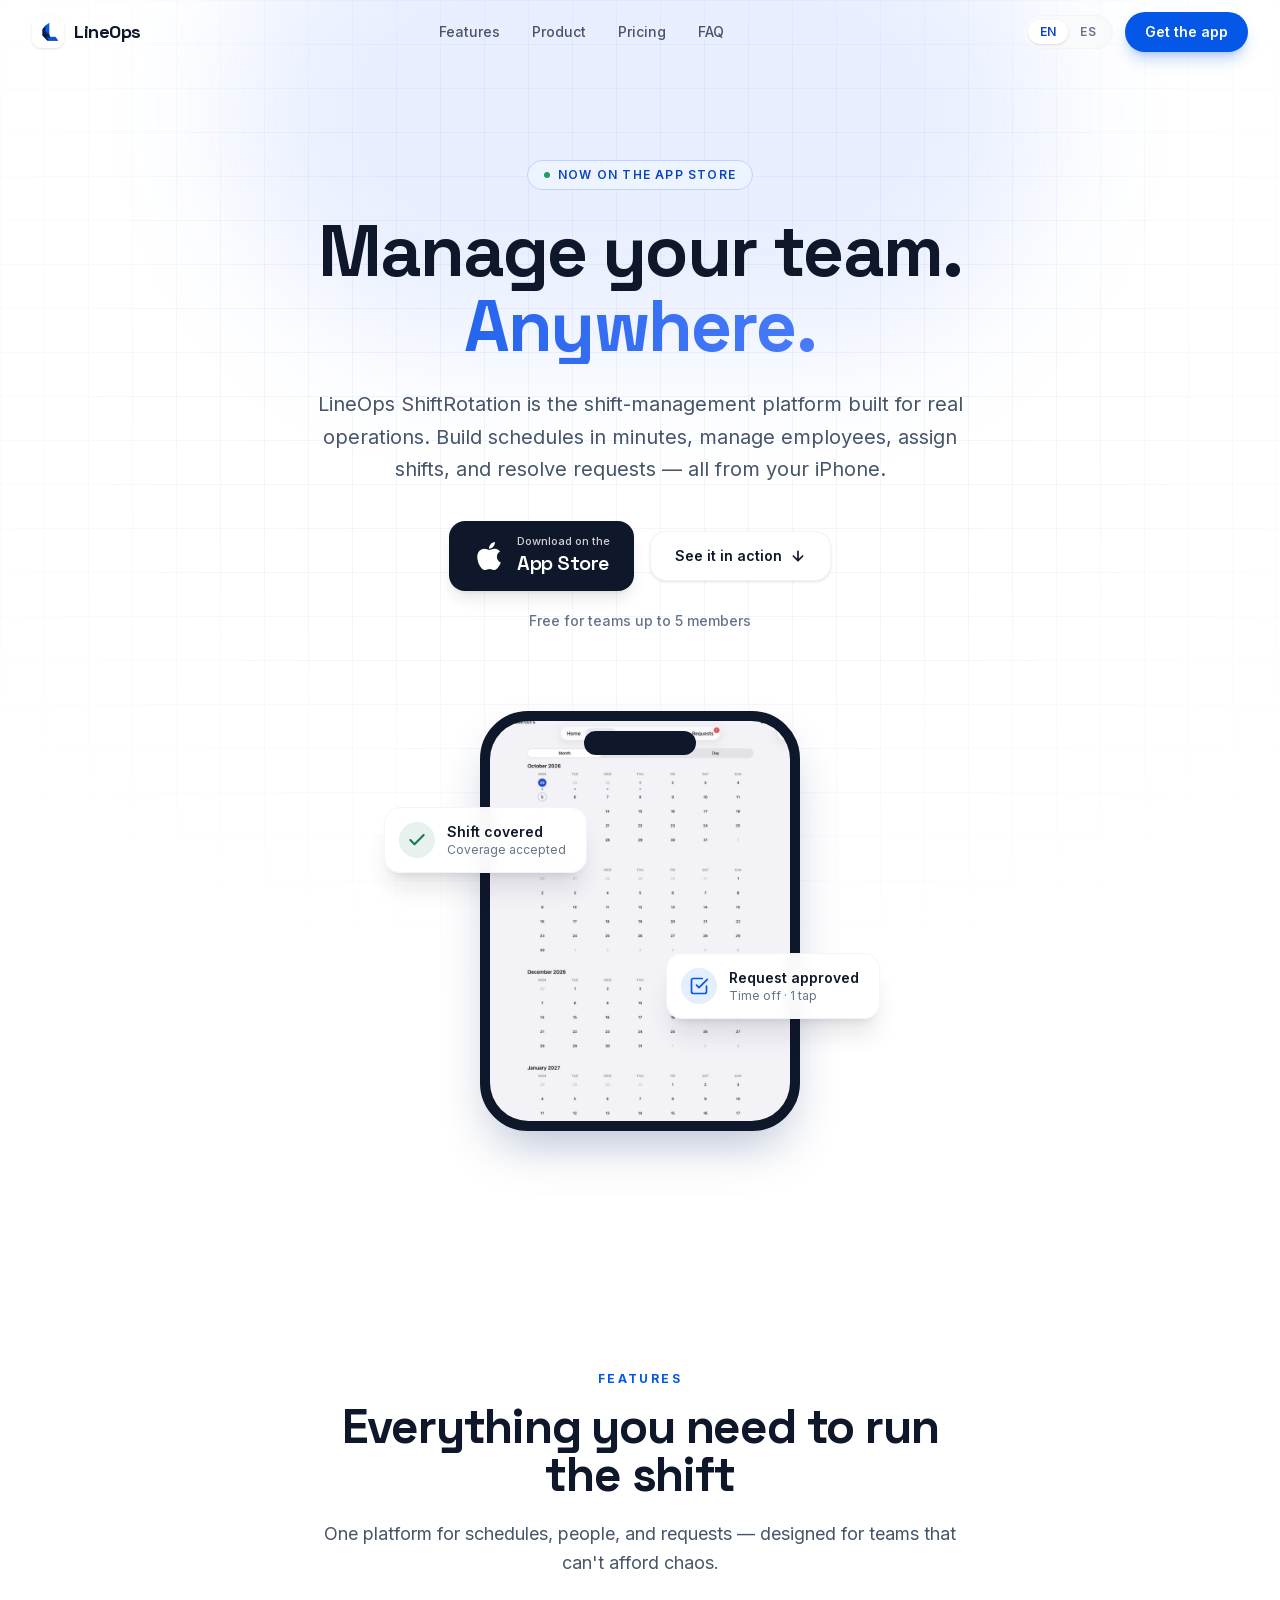
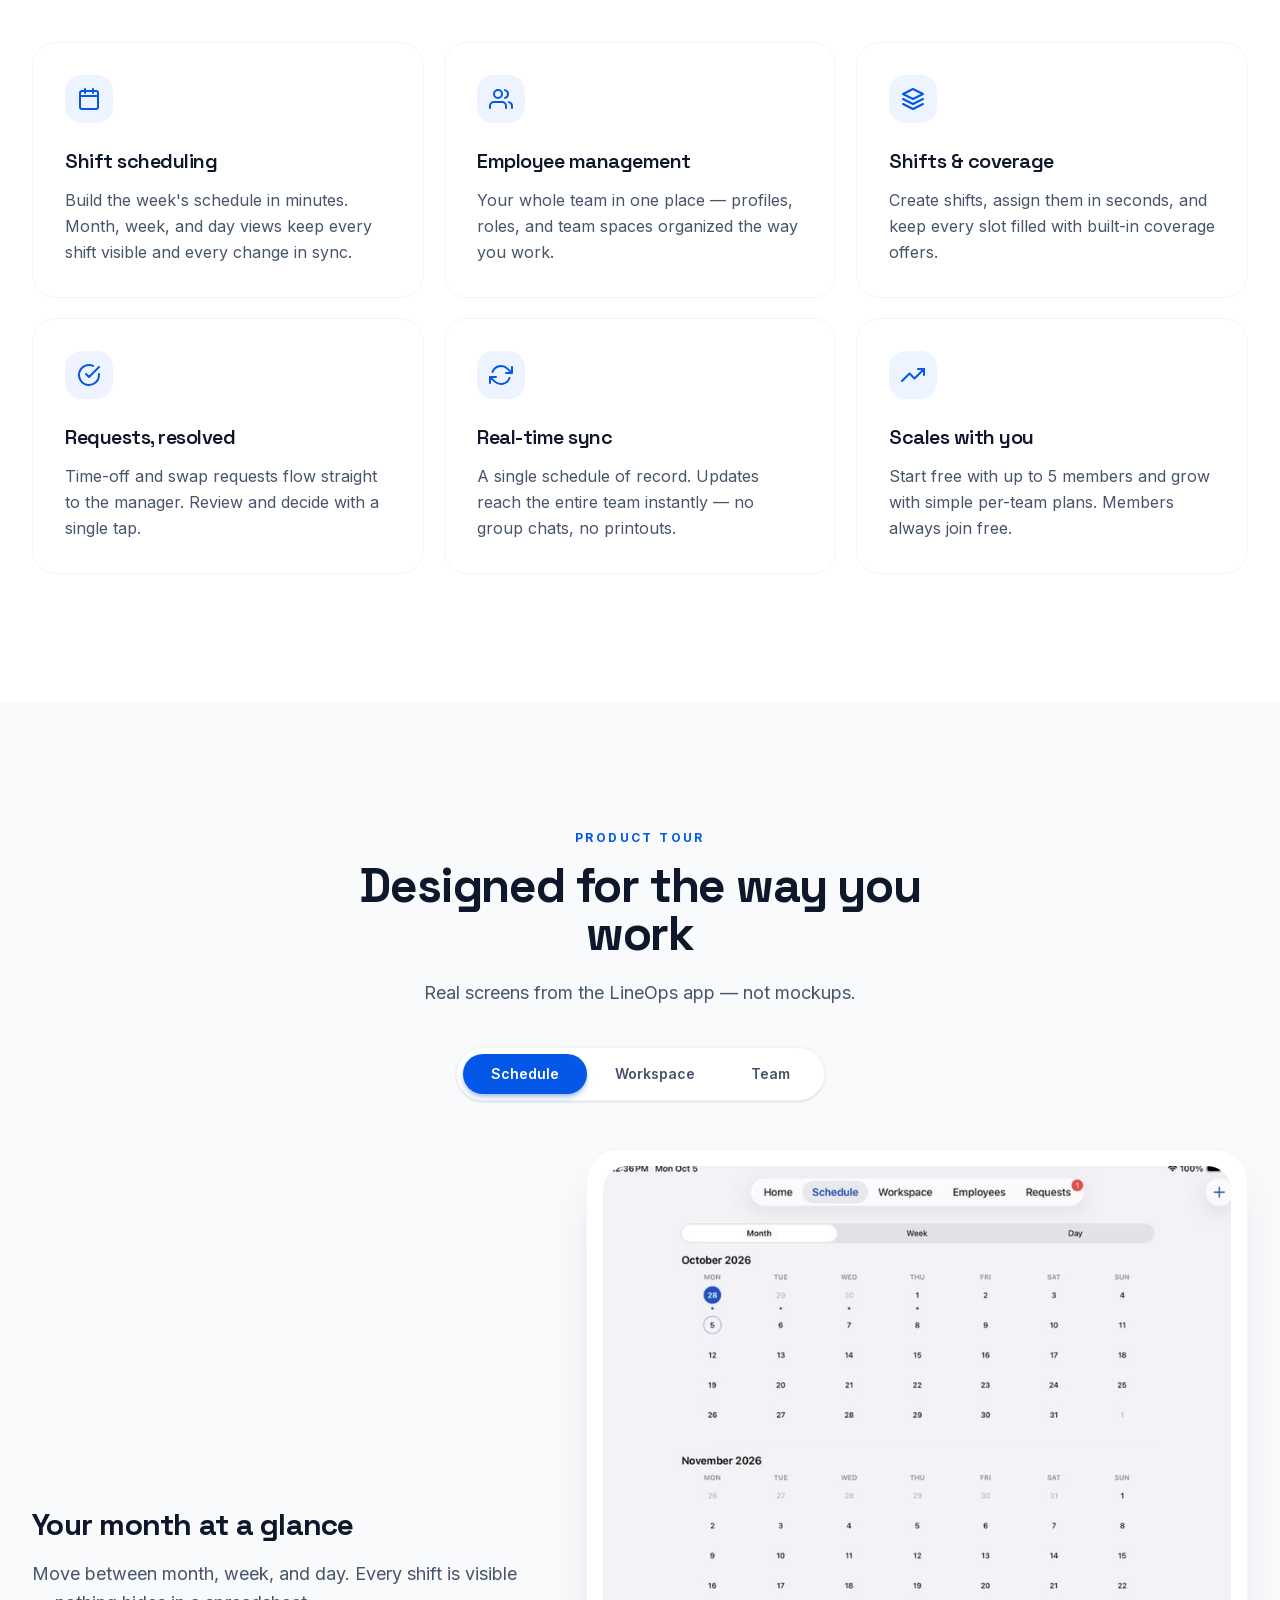
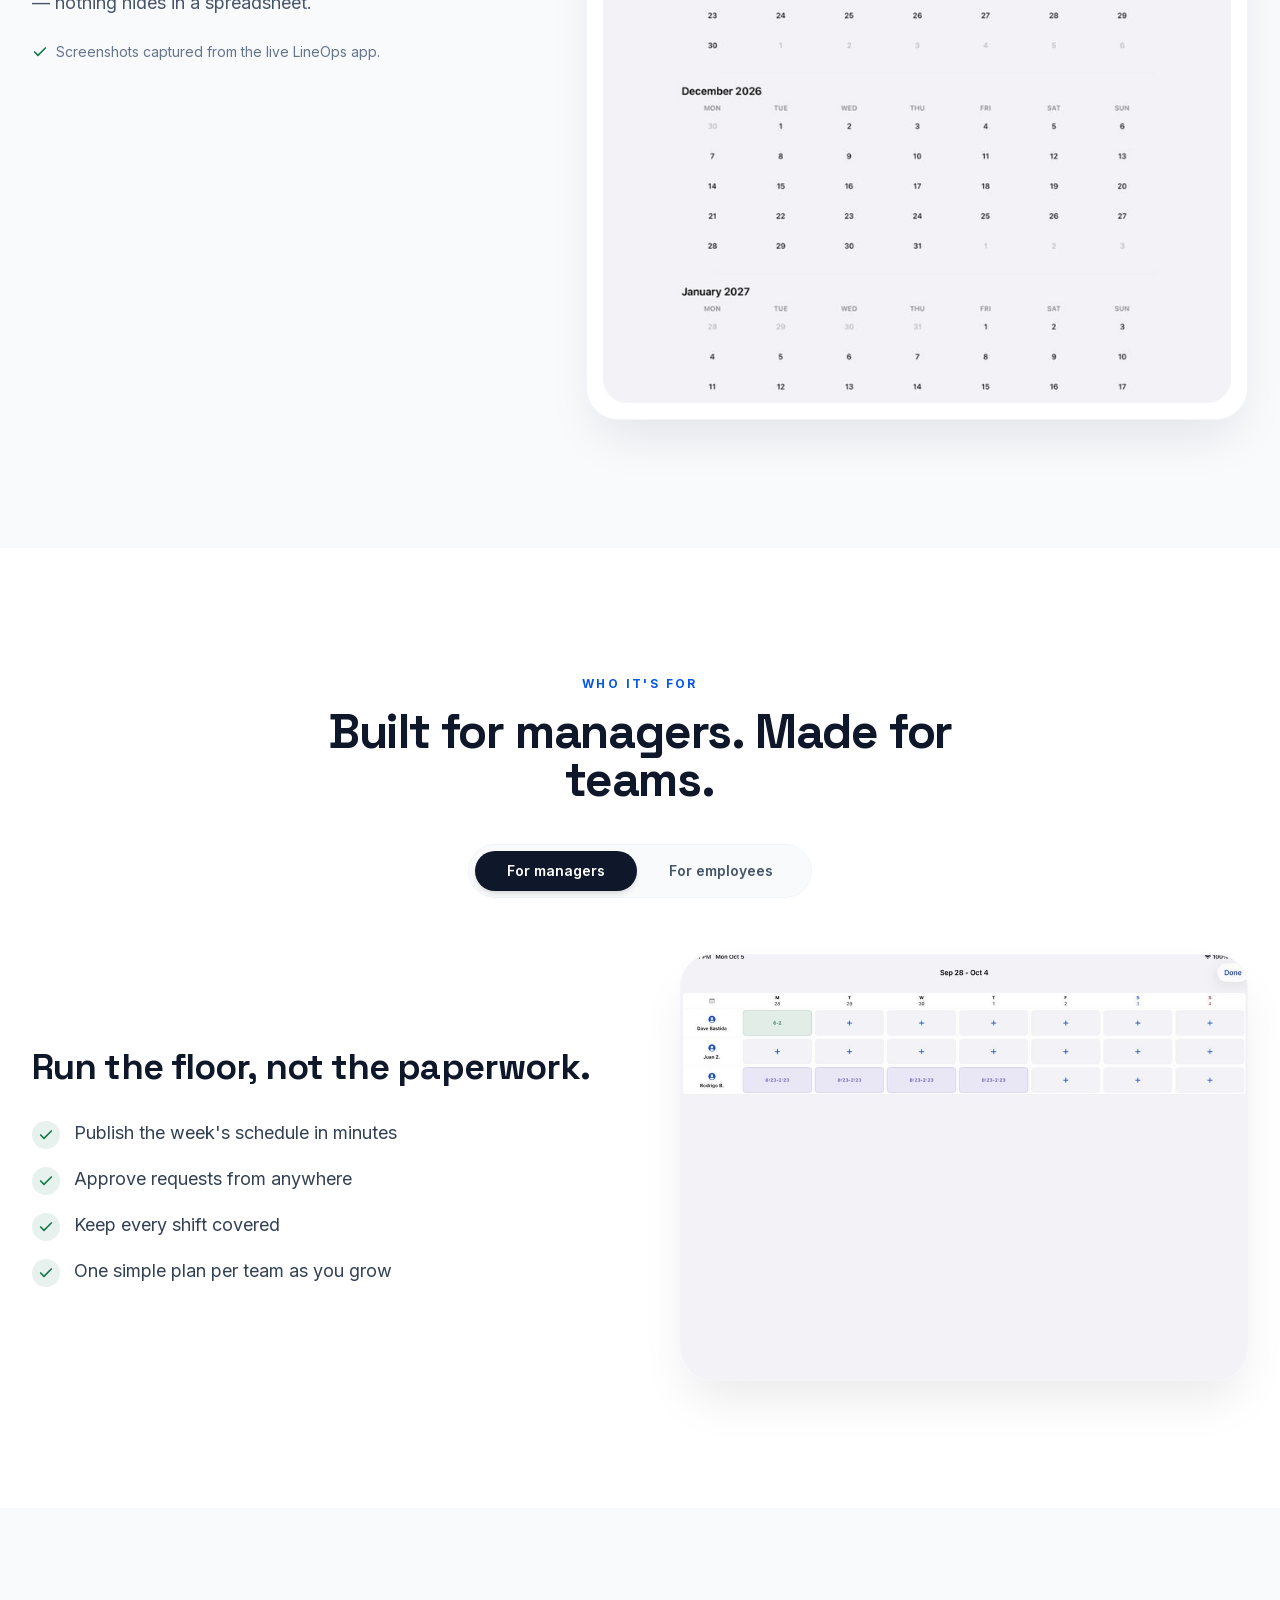
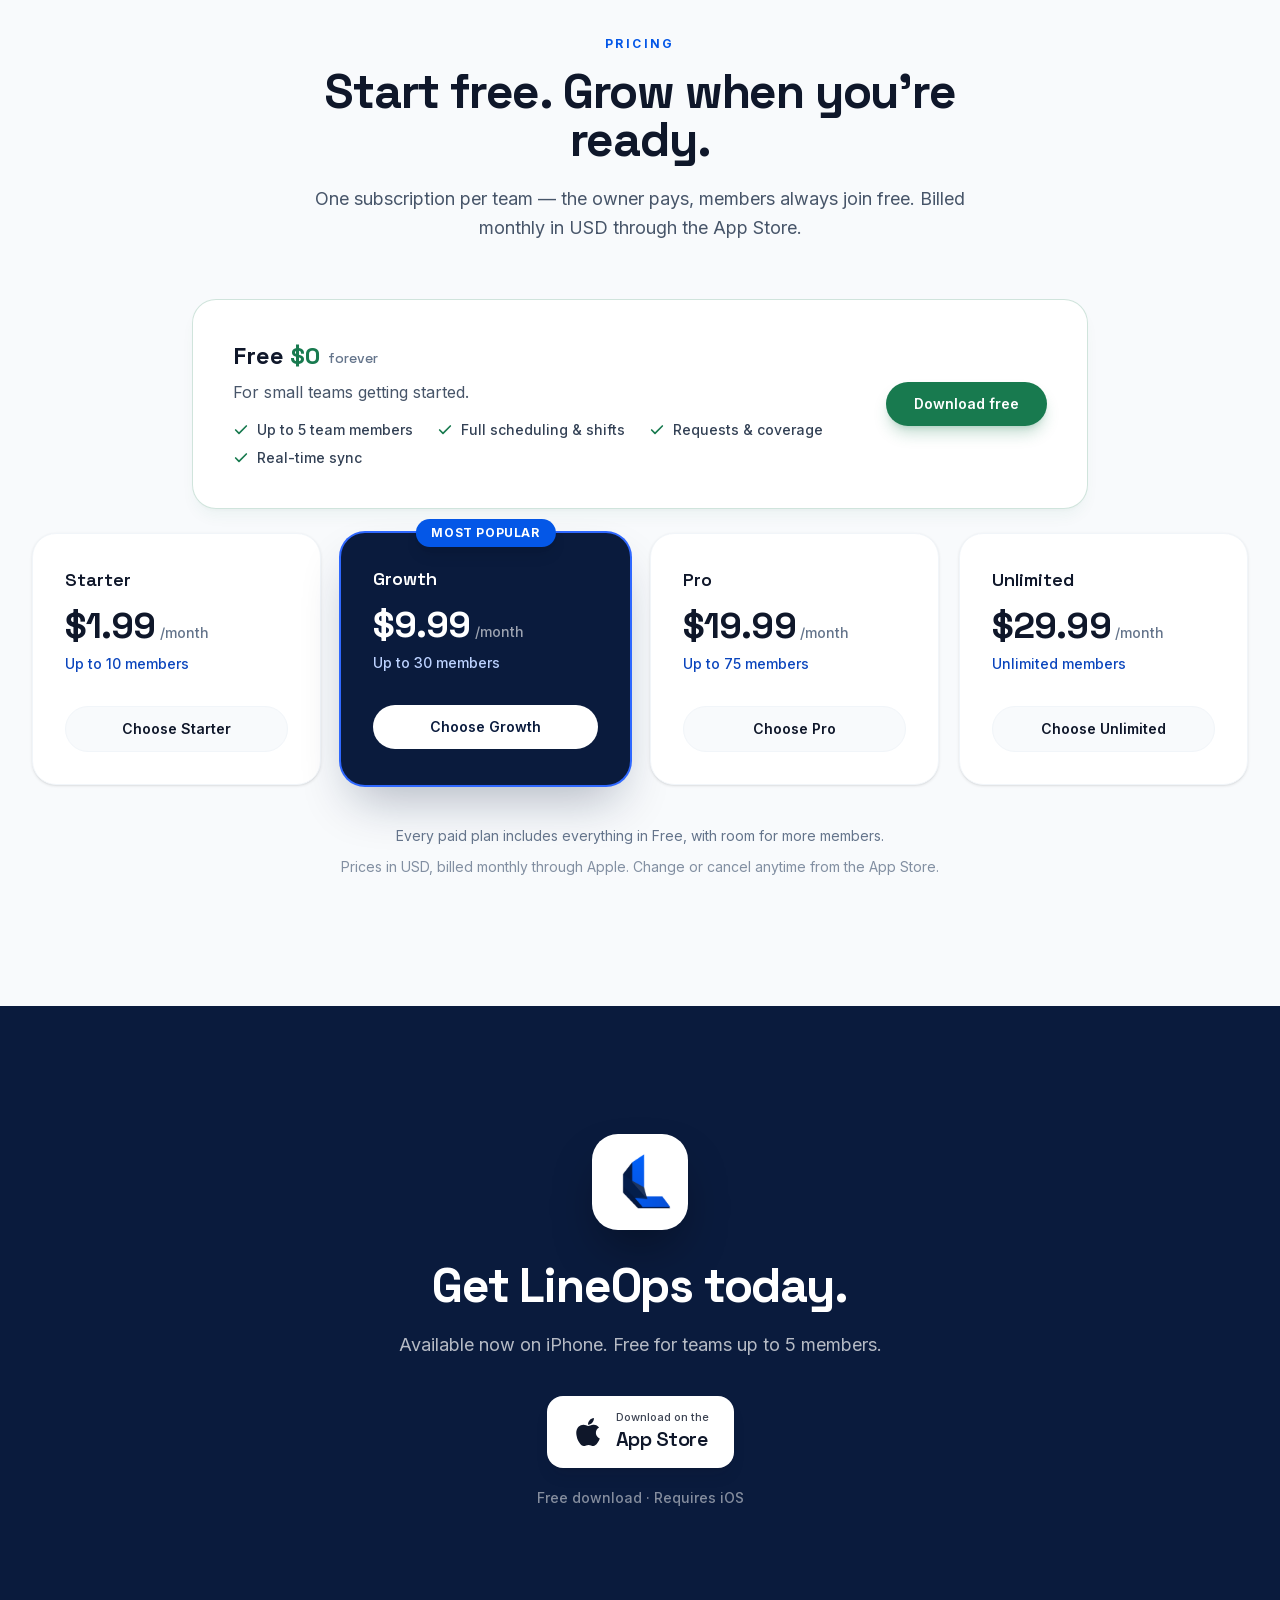
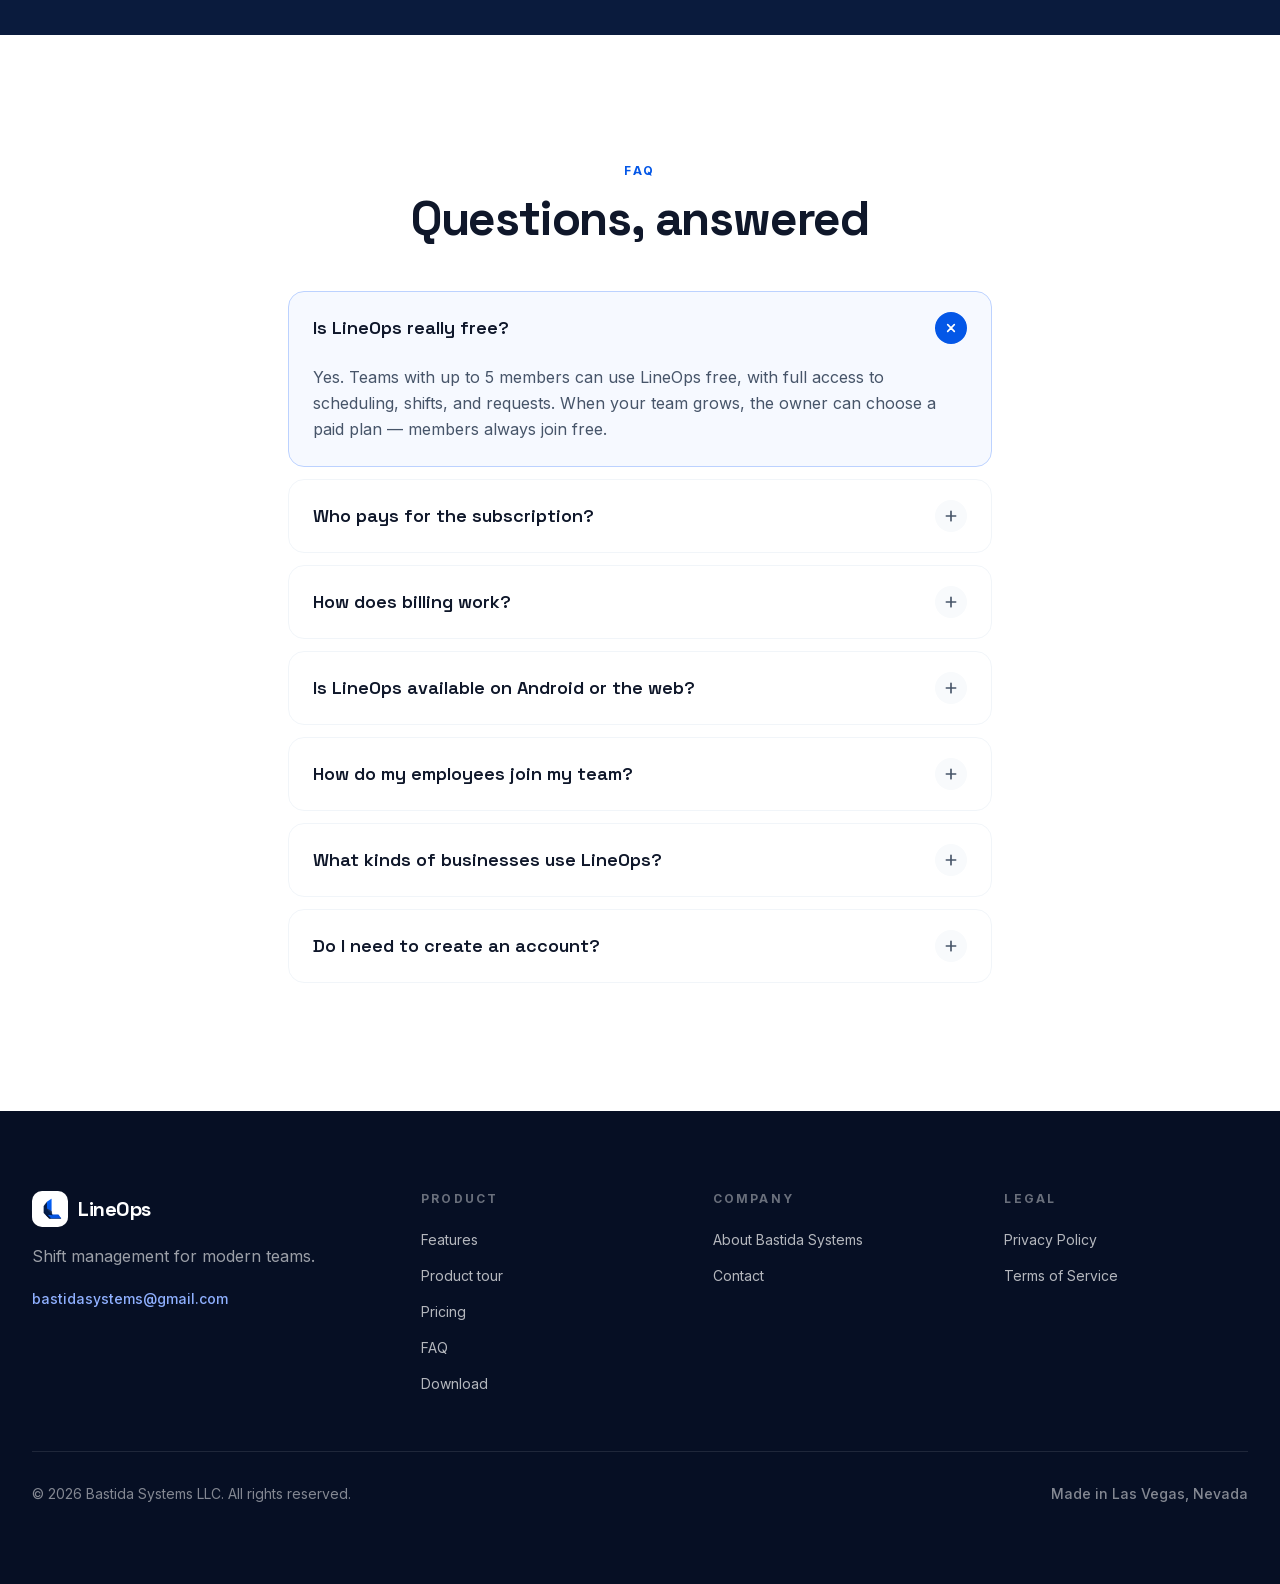
<file: index.html>
<!DOCTYPE html><html lang="en" class="_0bjUvq_variable L78yXa_variable"><head><meta charSet="utf-8"/><meta name="viewport" content="width=device-width, initial-scale=1"/><link rel="preload" href="/_next/static/media/0c89a48fa5027cee-s.p.2cyn07wtgehh0.woff2" as="font" crossorigin="" type="font/woff2"/><link rel="preload" href="/_next/static/media/83afe278b6a6bb3c-s.p.2bn3s6zvc0dyp.woff2" as="font" crossorigin="" type="font/woff2"/><link rel="preload" as="image" href="/screens/schedule-month.jpg"/><link rel="stylesheet" href="/_next/static/chunks/12yy3ap8nxtft.css" data-precedence="next"/><link rel="preload" as="script" fetchPriority="low" href="/_next/static/chunks/31qp8jfkw0x2h.js"/><script src="/_next/static/chunks/2y1eglqyi_fri.js" async=""></script><script src="/_next/static/chunks/0s7mvllxht1mo.js" async=""></script><script src="/_next/static/chunks/turbopack-3-ry682tkyiqk.js" async=""></script><script src="/_next/static/chunks/0umf92h1sb77c.js" async=""></script><script src="/_next/static/chunks/2d-42itkm8r15.js" async=""></script><title>LineOps ShiftRotation — Manage your team. Anywhere.</title><meta name="description" content="LineOps ShiftRotation is the shift-management platform by Bastida Systems LLC. Build schedules in minutes, manage employees, assign shifts, and resolve requests — all from your iPhone."/><meta property="og:title" content="LineOps ShiftRotation — Manage your team. Anywhere."/><meta property="og:description" content="The shift-management platform for modern teams. Schedules, employees, shifts, and requests — all from your iPhone."/><meta property="og:image" content="https://lineopsrotation.com/brand/lineops-icon.png"/><meta property="og:type" content="website"/><meta name="twitter:card" content="summary"/><meta name="twitter:title" content="LineOps ShiftRotation — Manage your team. Anywhere."/><meta name="twitter:description" content="The shift-management platform for modern teams. Schedules, employees, shifts, and requests — all from your iPhone."/><meta name="twitter:image" content="https://lineopsrotation.com/brand/lineops-icon.png"/><link rel="icon" href="/favicon.ico?favicon.117ezoe8m31dk.ico" sizes="48x48" type="image/x-icon"/><link rel="icon" href="/icon.png?icon.1dv75mf6hjamm.png" sizes="512x512" type="image/png"/><meta name="next-size-adjust" content=""/><script src="/_next/static/chunks/0cz1d0mv5g_q7.js" noModule=""></script></head><body><div hidden=""><!--$--><!--/$--></div><header class="fixed inset-x-0 top-0 z-50 transition-all duration-300 bg-transparent"><nav class="mx-auto flex h-16 max-w-7xl items-center justify-between px-5 sm:px-8"><a href="#top" class="flex items-center gap-2.5"><img alt="LineOps" loading="lazy" width="32" height="32" decoding="async" data-nimg="1" class="rounded-[9px] shadow-sm" style="color:transparent" src="/brand/lineops-icon.png"/><span class="font-display text-lg font-bold tracking-tight text-ink-900">LineOps</span></a><div class="hidden items-center gap-8 md:flex"><a href="#features" class="text-sm font-medium text-ink-600 transition-colors hover:text-brand-700">Features</a><a href="#product" class="text-sm font-medium text-ink-600 transition-colors hover:text-brand-700">Product</a><a href="#pricing" class="text-sm font-medium text-ink-600 transition-colors hover:text-brand-700">Pricing</a><a href="#faq" class="text-sm font-medium text-ink-600 transition-colors hover:text-brand-700">FAQ</a></div><div class="hidden items-center gap-3 md:flex"><div class="flex items-center rounded-full border border-ink-100 bg-ink-50 p-1" role="group" aria-label="Language / Idioma"><button aria-pressed="true" class="rounded-full px-3 py-1 text-xs font-semibold uppercase tracking-wide transition-all duration-200 bg-white text-brand-700 shadow-sm">en</button><button aria-pressed="false" class="rounded-full px-3 py-1 text-xs font-semibold uppercase tracking-wide transition-all duration-200 text-ink-500 hover:text-ink-900">es</button></div><a href="https://apps.apple.com/us/app/lineops-shiftrotation/id6767958380" target="_blank" rel="noopener noreferrer" class="rounded-full bg-brand-600 px-5 py-2.5 text-sm font-semibold text-white shadow-lg shadow-brand-600/25 transition-all duration-300 hover:-translate-y-0.5 hover:bg-brand-700">Get the app</a></div><div class="flex items-center gap-2 md:hidden"><div class="flex items-center rounded-full border border-ink-100 bg-ink-50 p-1" role="group" aria-label="Language / Idioma"><button aria-pressed="true" class="rounded-full px-3 py-1 text-xs font-semibold uppercase tracking-wide transition-all duration-200 bg-white text-brand-700 shadow-sm">en</button><button aria-pressed="false" class="rounded-full px-3 py-1 text-xs font-semibold uppercase tracking-wide transition-all duration-200 text-ink-500 hover:text-ink-900">es</button></div><button aria-label="Open menu" aria-expanded="false" class="rounded-xl p-2 text-ink-900 hover:bg-ink-50"><svg viewBox="0 0 24 24" class="h-6 w-6" fill="none" stroke="currentColor" stroke-width="2" stroke-linecap="round"><path d="M4 7h16M4 12h16M4 17h16"></path></svg></button></div></nav></header><main><section id="top" class="relative overflow-hidden pt-32 sm:pt-40"><div class="bg-grid absolute inset-0" aria-hidden="true"></div><div class="absolute -top-32 left-1/2 h-[480px] w-[820px] -translate-x-1/2 rounded-full bg-brand-500/10 blur-3xl" aria-hidden="true"></div><div class="relative mx-auto max-w-7xl px-5 sm:px-8"><div class="mx-auto max-w-3xl text-center"><div class=" transition-all duration-700 ease-out will-change-transform opacity-0 translate-y-6" style="transition-delay:0ms"><span class="inline-flex items-center gap-2 rounded-full border border-brand-200 bg-brand-50 px-4 py-1.5 text-xs font-semibold uppercase tracking-widest text-brand-700"><span class="h-1.5 w-1.5 rounded-full bg-mint-500"></span>Now on the App Store</span></div><div class=" transition-all duration-700 ease-out will-change-transform opacity-0 translate-y-6" style="transition-delay:90ms"><h1 class="mt-6 font-display text-5xl font-bold leading-[1.04] tracking-tight text-ink-900 sm:text-6xl lg:text-7xl">Manage your team.<span class="block bg-gradient-to-r from-brand-600 to-brand-400 bg-clip-text text-transparent">Anywhere.</span></h1></div><div class=" transition-all duration-700 ease-out will-change-transform opacity-0 translate-y-6" style="transition-delay:180ms"><p class="mx-auto mt-6 max-w-2xl text-lg leading-relaxed text-ink-600 sm:text-xl">LineOps ShiftRotation is the shift-management platform built for real operations. Build schedules in minutes, manage employees, assign shifts, and resolve requests — all from your iPhone.</p></div><div class=" transition-all duration-700 ease-out will-change-transform opacity-0 translate-y-6" style="transition-delay:260ms"><div class="mt-9 flex flex-col items-center justify-center gap-4 sm:flex-row"><a href="https://apps.apple.com/us/app/lineops-shiftrotation/id6767958380" target="_blank" rel="noopener noreferrer" class="inline-flex items-center gap-3 rounded-2xl px-6 py-3.5 shadow-lg shadow-ink-900/10 transition-all duration-300 hover:-translate-y-0.5 hover:shadow-xl bg-ink-900 text-white hover:bg-navy-800 "><svg viewBox="0 0 384 512" class="h-8 w-8 shrink-0" aria-hidden="true" fill="currentColor"><path d="M318.7 268.7c-.2-36.7 16.4-64.4 50-84.8-18.8-26.9-47.2-41.7-84.7-44.6-35.5-2.8-74.3 20.7-88.5 20.7-15 0-49.4-19.7-76.4-19.7C63.3 141.2 4 184.8 4 273.5q0 39.3 14.4 81.2c12.8 36.7 59 126.7 107.2 125.2 25.2-.6 43-17.9 75.8-17.9 31.8 0 48.3 17.9 76.4 17.9 48.6-.7 90.4-82.5 102.6-119.3-65.2-30.7-61.7-90-61.7-91.9zm-56.6-164.2c27.3-32.4 24.8-61.9 24-72.5-24.1 1.4-52 16.4-67.9 34.9-17.5 19.8-27.8 44.3-25.6 71.9 26.1 2 49.9-11.4 69.5-34.3z"></path></svg><span class="text-left leading-tight"><span class="block text-[11px] font-medium opacity-80">Download on the</span><span class="block font-display text-xl font-semibold tracking-tight">App Store</span></span></a><a href="#product" class="inline-flex items-center gap-2 rounded-2xl border border-ink-100 bg-white px-6 py-3.5 text-sm font-semibold text-ink-900 shadow-sm transition-all duration-300 hover:-translate-y-0.5 hover:border-brand-200 hover:shadow-md">See it in action<svg viewBox="0 0 24 24" class="h-4 w-4" fill="none" stroke="currentColor" stroke-width="2.5" stroke-linecap="round" stroke-linejoin="round"><path d="M12 5v14M5 12l7 7 7-7"></path></svg></a></div><p class="mt-5 text-sm font-medium text-ink-500">Free for teams up to 5 members</p></div></div><div class="mt-16 sm:mt-20 transition-all duration-700 ease-out will-change-transform opacity-0 translate-y-6" style="transition-delay:200ms"><div class="relative mx-auto w-[290px] sm:w-[320px]"><div class="relative rounded-[3rem] border-[10px] border-ink-900 bg-ink-900 shadow-2xl shadow-brand-900/30"><div class="absolute left-1/2 top-2.5 z-10 h-6 w-28 -translate-x-1/2 rounded-full bg-ink-900"></div><div class="overflow-hidden rounded-[2.4rem]"><img alt="LineOps ShiftRotation schedule on iPhone" width="750" height="1000" decoding="async" data-nimg="1" class="aspect-[3/4] w-full object-cover object-top" style="color:transparent" src="/screens/schedule-month.jpg"/></div></div><div class="animate-float absolute -left-24 top-24 hidden rounded-2xl border border-ink-100 bg-white/95 p-3.5 pr-5 shadow-xl shadow-ink-900/10 backdrop-blur sm:block"><div class="flex items-center gap-3"><span class="flex h-9 w-9 items-center justify-center rounded-full bg-mint-600/10"><svg viewBox="0 0 24 24" class="h-5 w-5 text-mint-600" fill="none" stroke="currentColor" stroke-width="2.5" stroke-linecap="round" stroke-linejoin="round"><path d="M20 6L9 17l-5-5"></path></svg></span><span><span class="block text-sm font-semibold text-ink-900">Shift covered</span><span class="block text-xs text-ink-500">Coverage accepted</span></span></div></div><div class="animate-float-slow absolute -right-20 bottom-28 hidden rounded-2xl border border-ink-100 bg-white/95 p-3.5 pr-5 shadow-xl shadow-ink-900/10 backdrop-blur sm:block"><div class="flex items-center gap-3"><span class="flex h-9 w-9 items-center justify-center rounded-full bg-brand-600/10"><svg viewBox="0 0 24 24" class="h-5 w-5 text-brand-600" fill="none" stroke="currentColor" stroke-width="2" stroke-linecap="round" stroke-linejoin="round"><path d="M9 11l3 3L22 4"></path><path d="M21 12v7a2 2 0 01-2 2H5a2 2 0 01-2-2V5a2 2 0 012-2h11"></path></svg></span><span><span class="block text-sm font-semibold text-ink-900">Request approved</span><span class="block text-xs text-ink-500">Time off · 1 tap</span></span></div></div></div></div><div class="h-20 sm:h-28"></div></div><div class="absolute inset-x-0 bottom-0 h-24 bg-gradient-to-t from-white to-transparent" aria-hidden="true"></div></section><section id="features" class="scroll-mt-20 bg-white py-24 sm:py-32"><div class="mx-auto max-w-7xl px-5 sm:px-8"><div class="mx-auto max-w-2xl text-center"><div class=" transition-all duration-700 ease-out will-change-transform opacity-0 translate-y-6" style="transition-delay:0ms"><p class="text-xs font-bold uppercase tracking-[0.2em] text-brand-600">Features</p><h2 class="mt-4 font-display text-3xl font-bold tracking-tight text-ink-900 sm:text-5xl">Everything you need to run the shift</h2><p class="mt-5 text-lg leading-relaxed text-ink-600">One platform for schedules, people, and requests — designed for teams that can&#x27;t afford chaos.</p></div></div><div class="mt-16 grid gap-5 sm:grid-cols-2 lg:grid-cols-3"><div class=" transition-all duration-700 ease-out will-change-transform opacity-0 translate-y-6" style="transition-delay:0ms"><div class="group h-full rounded-3xl border border-ink-100 bg-white p-8 transition-all duration-300 hover:-translate-y-1.5 hover:border-brand-200 hover:shadow-xl hover:shadow-brand-600/10"><span class="inline-flex h-12 w-12 items-center justify-center rounded-2xl bg-brand-50 text-brand-600 transition-colors duration-300 group-hover:bg-brand-600 group-hover:text-white"><svg viewBox="0 0 24 24" class="h-6 w-6" fill="none" stroke="currentColor" stroke-width="2" stroke-linecap="round" stroke-linejoin="round"><path d="M8 2v4M16 2v4M3 9h18M5 4h14a2 2 0 012 2v14a2 2 0 01-2 2H5a2 2 0 01-2-2V6a2 2 0 012-2z"></path></svg></span><h3 class="mt-6 font-display text-xl font-semibold tracking-tight text-ink-900">Shift scheduling</h3><p class="mt-3 leading-relaxed text-ink-600">Build the week&#x27;s schedule in minutes. Month, week, and day views keep every shift visible and every change in sync.</p></div></div><div class=" transition-all duration-700 ease-out will-change-transform opacity-0 translate-y-6" style="transition-delay:90ms"><div class="group h-full rounded-3xl border border-ink-100 bg-white p-8 transition-all duration-300 hover:-translate-y-1.5 hover:border-brand-200 hover:shadow-xl hover:shadow-brand-600/10"><span class="inline-flex h-12 w-12 items-center justify-center rounded-2xl bg-brand-50 text-brand-600 transition-colors duration-300 group-hover:bg-brand-600 group-hover:text-white"><svg viewBox="0 0 24 24" class="h-6 w-6" fill="none" stroke="currentColor" stroke-width="2" stroke-linecap="round" stroke-linejoin="round"><path d="M17 21v-2a4 4 0 00-4-4H5a4 4 0 00-4 4v2M9 11a4 4 0 100-8 4 4 0 000 8zM23 21v-2a4 4 0 00-3-3.87M16 3.13a4 4 0 010 7.75"></path></svg></span><h3 class="mt-6 font-display text-xl font-semibold tracking-tight text-ink-900">Employee management</h3><p class="mt-3 leading-relaxed text-ink-600">Your whole team in one place — profiles, roles, and team spaces organized the way you work.</p></div></div><div class=" transition-all duration-700 ease-out will-change-transform opacity-0 translate-y-6" style="transition-delay:180ms"><div class="group h-full rounded-3xl border border-ink-100 bg-white p-8 transition-all duration-300 hover:-translate-y-1.5 hover:border-brand-200 hover:shadow-xl hover:shadow-brand-600/10"><span class="inline-flex h-12 w-12 items-center justify-center rounded-2xl bg-brand-50 text-brand-600 transition-colors duration-300 group-hover:bg-brand-600 group-hover:text-white"><svg viewBox="0 0 24 24" class="h-6 w-6" fill="none" stroke="currentColor" stroke-width="2" stroke-linecap="round" stroke-linejoin="round"><path d="M12 2L2 7l10 5 10-5-10-5zM2 17l10 5 10-5M2 12l10 5 10-5"></path></svg></span><h3 class="mt-6 font-display text-xl font-semibold tracking-tight text-ink-900">Shifts &amp; coverage</h3><p class="mt-3 leading-relaxed text-ink-600">Create shifts, assign them in seconds, and keep every slot filled with built-in coverage offers.</p></div></div><div class=" transition-all duration-700 ease-out will-change-transform opacity-0 translate-y-6" style="transition-delay:0ms"><div class="group h-full rounded-3xl border border-ink-100 bg-white p-8 transition-all duration-300 hover:-translate-y-1.5 hover:border-brand-200 hover:shadow-xl hover:shadow-brand-600/10"><span class="inline-flex h-12 w-12 items-center justify-center rounded-2xl bg-brand-50 text-brand-600 transition-colors duration-300 group-hover:bg-brand-600 group-hover:text-white"><svg viewBox="0 0 24 24" class="h-6 w-6" fill="none" stroke="currentColor" stroke-width="2" stroke-linecap="round" stroke-linejoin="round"><path d="M22 11.08V12a10 10 0 11-5.93-9.14M22 4L12 14.01l-3-3"></path></svg></span><h3 class="mt-6 font-display text-xl font-semibold tracking-tight text-ink-900">Requests, resolved</h3><p class="mt-3 leading-relaxed text-ink-600">Time-off and swap requests flow straight to the manager. Review and decide with a single tap.</p></div></div><div class=" transition-all duration-700 ease-out will-change-transform opacity-0 translate-y-6" style="transition-delay:90ms"><div class="group h-full rounded-3xl border border-ink-100 bg-white p-8 transition-all duration-300 hover:-translate-y-1.5 hover:border-brand-200 hover:shadow-xl hover:shadow-brand-600/10"><span class="inline-flex h-12 w-12 items-center justify-center rounded-2xl bg-brand-50 text-brand-600 transition-colors duration-300 group-hover:bg-brand-600 group-hover:text-white"><svg viewBox="0 0 24 24" class="h-6 w-6" fill="none" stroke="currentColor" stroke-width="2" stroke-linecap="round" stroke-linejoin="round"><path d="M23 4v6h-6M1 20v-6h6M3.51 9a9 9 0 0114.85-3.36L23 10M1 14l4.64 4.36A9 9 0 0020.49 15"></path></svg></span><h3 class="mt-6 font-display text-xl font-semibold tracking-tight text-ink-900">Real-time sync</h3><p class="mt-3 leading-relaxed text-ink-600">A single schedule of record. Updates reach the entire team instantly — no group chats, no printouts.</p></div></div><div class=" transition-all duration-700 ease-out will-change-transform opacity-0 translate-y-6" style="transition-delay:180ms"><div class="group h-full rounded-3xl border border-ink-100 bg-white p-8 transition-all duration-300 hover:-translate-y-1.5 hover:border-brand-200 hover:shadow-xl hover:shadow-brand-600/10"><span class="inline-flex h-12 w-12 items-center justify-center rounded-2xl bg-brand-50 text-brand-600 transition-colors duration-300 group-hover:bg-brand-600 group-hover:text-white"><svg viewBox="0 0 24 24" class="h-6 w-6" fill="none" stroke="currentColor" stroke-width="2" stroke-linecap="round" stroke-linejoin="round"><path d="M23 6l-9.5 9.5-5-5L1 18M17 6h6v6"></path></svg></span><h3 class="mt-6 font-display text-xl font-semibold tracking-tight text-ink-900">Scales with you</h3><p class="mt-3 leading-relaxed text-ink-600">Start free with up to 5 members and grow with simple per-team plans. Members always join free.</p></div></div></div></div></section><section id="product" class="scroll-mt-20 bg-ink-50 py-24 sm:py-32"><div class="mx-auto max-w-7xl px-5 sm:px-8"><div class="mx-auto max-w-2xl text-center"><div class=" transition-all duration-700 ease-out will-change-transform opacity-0 translate-y-6" style="transition-delay:0ms"><p class="text-xs font-bold uppercase tracking-[0.2em] text-brand-600">Product tour</p><h2 class="mt-4 font-display text-3xl font-bold tracking-tight text-ink-900 sm:text-5xl">Designed for the way you work</h2><p class="mt-5 text-lg leading-relaxed text-ink-600">Real screens from the LineOps app — not mockups.</p></div></div><div class=" transition-all duration-700 ease-out will-change-transform opacity-0 translate-y-6" style="transition-delay:120ms"><div class="mt-10 flex justify-center"><div class="inline-flex rounded-full border border-ink-100 bg-white p-1.5 shadow-sm"><button aria-pressed="true" class="rounded-full px-5 py-2.5 text-sm font-semibold transition-all duration-200 sm:px-7 bg-brand-600 text-white shadow-md shadow-brand-600/30">Schedule</button><button aria-pressed="false" class="rounded-full px-5 py-2.5 text-sm font-semibold transition-all duration-200 sm:px-7 text-ink-600 hover:text-ink-900">Workspace</button><button aria-pressed="false" class="rounded-full px-5 py-2.5 text-sm font-semibold transition-all duration-200 sm:px-7 text-ink-600 hover:text-ink-900">Team</button></div></div></div><div class="mt-12 grid items-center gap-10 lg:grid-cols-[1fr_1.35fr] lg:gap-16"><div class=" transition-all duration-700 ease-out will-change-transform opacity-0 translate-y-6" style="transition-delay:0ms"><h3 class="font-display text-2xl font-bold tracking-tight text-ink-900 sm:text-3xl">Your month at a glance</h3><p class="mt-4 text-lg leading-relaxed text-ink-600">Move between month, week, and day. Every shift is visible — nothing hides in a spreadsheet.</p><p class="mt-6 flex items-center gap-2 text-sm text-ink-500"><svg viewBox="0 0 24 24" class="h-4 w-4 text-mint-600" fill="none" stroke="currentColor" stroke-width="2.5" stroke-linecap="round" stroke-linejoin="round"><path d="M20 6L9 17l-5-5"></path></svg>Screenshots captured from the live LineOps app.</p></div><div class=" transition-all duration-700 ease-out will-change-transform opacity-0 translate-y-6" style="transition-delay:100ms"><div class="overflow-hidden rounded-[2rem] border border-ink-100 bg-white p-3 shadow-2xl shadow-ink-900/10 sm:p-4"><img alt="LineOps month schedule view" loading="lazy" width="1000" height="1000" decoding="async" data-nimg="1" class="w-full rounded-[1.5rem] object-cover" style="color:transparent;aspect-ratio:3 / 4;object-position:top center" src="/screens/schedule-month.jpg"/></div></div></div></div></section><section id="benefits" class="scroll-mt-20 bg-white py-24 sm:py-32"><div class="mx-auto max-w-7xl px-5 sm:px-8"><div class="mx-auto max-w-2xl text-center"><div class=" transition-all duration-700 ease-out will-change-transform opacity-0 translate-y-6" style="transition-delay:0ms"><p class="text-xs font-bold uppercase tracking-[0.2em] text-brand-600">Who it&#x27;s for</p><h2 class="mt-4 font-display text-3xl font-bold tracking-tight text-ink-900 sm:text-5xl">Built for managers. Made for teams.</h2></div></div><div class=" transition-all duration-700 ease-out will-change-transform opacity-0 translate-y-6" style="transition-delay:100ms"><div class="mt-10 flex justify-center"><div class="inline-flex rounded-full border border-ink-100 bg-ink-50 p-1.5"><button aria-pressed="true" class="rounded-full px-6 py-2.5 text-sm font-semibold transition-all duration-200 sm:px-8 bg-ink-900 text-white shadow-md">For managers</button><button aria-pressed="false" class="rounded-full px-6 py-2.5 text-sm font-semibold transition-all duration-200 sm:px-8 text-ink-600 hover:text-ink-900">For employees</button></div></div></div><div class="mt-14 grid items-center gap-10 lg:grid-cols-2 lg:gap-20"><div class=" transition-all duration-700 ease-out will-change-transform opacity-0 translate-y-6" style="transition-delay:0ms"><h3 class="font-display text-2xl font-bold tracking-tight text-ink-900 sm:text-4xl">Run the floor, not the paperwork.</h3><ul class="mt-8 space-y-4"><li class="flex items-start gap-3.5"><span class="mt-0.5 flex h-7 w-7 shrink-0 items-center justify-center rounded-full bg-mint-600/10"><svg viewBox="0 0 24 24" class="h-4 w-4 text-mint-600" fill="none" stroke="currentColor" stroke-width="2.5" stroke-linecap="round" stroke-linejoin="round"><path d="M20 6L9 17l-5-5"></path></svg></span><span class="text-lg text-ink-700">Publish the week&#x27;s schedule in minutes</span></li><li class="flex items-start gap-3.5"><span class="mt-0.5 flex h-7 w-7 shrink-0 items-center justify-center rounded-full bg-mint-600/10"><svg viewBox="0 0 24 24" class="h-4 w-4 text-mint-600" fill="none" stroke="currentColor" stroke-width="2.5" stroke-linecap="round" stroke-linejoin="round"><path d="M20 6L9 17l-5-5"></path></svg></span><span class="text-lg text-ink-700">Approve requests from anywhere</span></li><li class="flex items-start gap-3.5"><span class="mt-0.5 flex h-7 w-7 shrink-0 items-center justify-center rounded-full bg-mint-600/10"><svg viewBox="0 0 24 24" class="h-4 w-4 text-mint-600" fill="none" stroke="currentColor" stroke-width="2.5" stroke-linecap="round" stroke-linejoin="round"><path d="M20 6L9 17l-5-5"></path></svg></span><span class="text-lg text-ink-700">Keep every shift covered</span></li><li class="flex items-start gap-3.5"><span class="mt-0.5 flex h-7 w-7 shrink-0 items-center justify-center rounded-full bg-mint-600/10"><svg viewBox="0 0 24 24" class="h-4 w-4 text-mint-600" fill="none" stroke="currentColor" stroke-width="2.5" stroke-linecap="round" stroke-linejoin="round"><path d="M20 6L9 17l-5-5"></path></svg></span><span class="text-lg text-ink-700">One simple plan per team as you grow</span></li></ul></div><div class=" transition-all duration-700 ease-out will-change-transform opacity-0 translate-y-6" style="transition-delay:120ms"><div class="overflow-hidden rounded-[2rem] border border-ink-100 shadow-2xl shadow-ink-900/10"><img alt="Manager view of the team week in LineOps" loading="lazy" width="1000" height="1000" decoding="async" data-nimg="1" class="w-full object-cover object-top" style="color:transparent;aspect-ratio:4 / 3" src="/screens/workspace-week.jpg"/></div></div></div></div></section><section id="pricing" class="scroll-mt-20 bg-ink-50 py-24 sm:py-32"><div class="mx-auto max-w-7xl px-5 sm:px-8"><div class="mx-auto max-w-2xl text-center"><div class=" transition-all duration-700 ease-out will-change-transform opacity-0 translate-y-6" style="transition-delay:0ms"><p class="text-xs font-bold uppercase tracking-[0.2em] text-brand-600">Pricing</p><h2 class="mt-4 font-display text-3xl font-bold tracking-tight text-ink-900 sm:text-5xl">Start free. Grow when you&#x27;re ready.</h2><p class="mt-5 text-lg leading-relaxed text-ink-600">One subscription per team — the owner pays, members always join free. Billed monthly in USD through the App Store.</p></div></div><div class=" transition-all duration-700 ease-out will-change-transform opacity-0 translate-y-6" style="transition-delay:100ms"><div class="mx-auto mt-14 flex max-w-4xl flex-col items-start gap-6 rounded-3xl border border-mint-600/20 bg-white p-8 shadow-lg shadow-mint-600/5 sm:flex-row sm:items-center sm:justify-between sm:p-10"><div><p class="font-display text-2xl font-bold text-ink-900">Free<!-- --> <span class="text-mint-600">$0</span><span class="ml-2 align-middle text-sm font-medium text-ink-500">forever</span></p><p class="mt-2 text-ink-600">For small teams getting started.</p><ul class="mt-4 flex flex-wrap gap-x-6 gap-y-2"><li class="flex items-center gap-2 text-sm font-medium text-ink-700"><svg viewBox="0 0 24 24" class="h-4 w-4 text-mint-600" fill="none" stroke="currentColor" stroke-width="2.5" stroke-linecap="round" stroke-linejoin="round"><path d="M20 6L9 17l-5-5"></path></svg>Up to 5 team members</li><li class="flex items-center gap-2 text-sm font-medium text-ink-700"><svg viewBox="0 0 24 24" class="h-4 w-4 text-mint-600" fill="none" stroke="currentColor" stroke-width="2.5" stroke-linecap="round" stroke-linejoin="round"><path d="M20 6L9 17l-5-5"></path></svg>Full scheduling &amp; shifts</li><li class="flex items-center gap-2 text-sm font-medium text-ink-700"><svg viewBox="0 0 24 24" class="h-4 w-4 text-mint-600" fill="none" stroke="currentColor" stroke-width="2.5" stroke-linecap="round" stroke-linejoin="round"><path d="M20 6L9 17l-5-5"></path></svg>Requests &amp; coverage</li><li class="flex items-center gap-2 text-sm font-medium text-ink-700"><svg viewBox="0 0 24 24" class="h-4 w-4 text-mint-600" fill="none" stroke="currentColor" stroke-width="2.5" stroke-linecap="round" stroke-linejoin="round"><path d="M20 6L9 17l-5-5"></path></svg>Real-time sync</li></ul></div><a href="https://apps.apple.com/us/app/lineops-shiftrotation/id6767958380" target="_blank" rel="noopener noreferrer" class="shrink-0 rounded-full bg-mint-600 px-7 py-3 text-sm font-semibold text-white shadow-lg shadow-mint-600/25 transition-all duration-300 hover:-translate-y-0.5 hover:bg-mint-700">Download free</a></div></div><div class="mt-6 grid gap-5 sm:grid-cols-2 lg:grid-cols-4"><div class=" transition-all duration-700 ease-out will-change-transform opacity-0 translate-y-6" style="transition-delay:0ms"><div class="relative flex h-full flex-col rounded-3xl p-8 transition-all duration-300 hover:-translate-y-1.5 border border-ink-100 bg-white shadow-sm hover:shadow-xl hover:shadow-ink-900/10"><h3 class="font-display text-lg font-semibold text-ink-900">Starter</h3><p class="mt-3 flex items-baseline gap-1"><span class="font-display text-4xl font-bold tracking-tight text-ink-900">$1.99</span><span class="text-sm font-medium text-ink-500">/month</span></p><p class="mt-2 text-sm font-medium text-brand-700">Up to 10 members</p><a href="https://apps.apple.com/us/app/lineops-shiftrotation/id6767958380" target="_blank" rel="noopener noreferrer" class="mt-8 rounded-full py-3 text-center text-sm font-semibold transition-all duration-300 border border-ink-100 bg-ink-50 text-ink-900 hover:border-brand-300 hover:bg-brand-50 hover:text-brand-700">Choose Starter</a></div></div><div class=" transition-all duration-700 ease-out will-change-transform opacity-0 translate-y-6" style="transition-delay:90ms"><div class="relative flex h-full flex-col rounded-3xl p-8 transition-all duration-300 hover:-translate-y-1.5 bg-navy-900 text-white shadow-2xl shadow-navy-900/30 ring-2 ring-brand-500"><span class="absolute -top-3.5 left-1/2 -translate-x-1/2 whitespace-nowrap rounded-full bg-brand-600 px-4 py-1.5 text-xs font-bold uppercase tracking-wider text-white shadow-lg">Most popular</span><h3 class="font-display text-lg font-semibold text-white">Growth</h3><p class="mt-3 flex items-baseline gap-1"><span class="font-display text-4xl font-bold tracking-tight text-white">$9.99</span><span class="text-sm font-medium text-white/60">/month</span></p><p class="mt-2 text-sm font-medium text-brand-200">Up to 30 members</p><a href="https://apps.apple.com/us/app/lineops-shiftrotation/id6767958380" target="_blank" rel="noopener noreferrer" class="mt-8 rounded-full py-3 text-center text-sm font-semibold transition-all duration-300 bg-white text-navy-900 hover:bg-brand-50">Choose Growth</a></div></div><div class=" transition-all duration-700 ease-out will-change-transform opacity-0 translate-y-6" style="transition-delay:180ms"><div class="relative flex h-full flex-col rounded-3xl p-8 transition-all duration-300 hover:-translate-y-1.5 border border-ink-100 bg-white shadow-sm hover:shadow-xl hover:shadow-ink-900/10"><h3 class="font-display text-lg font-semibold text-ink-900">Pro</h3><p class="mt-3 flex items-baseline gap-1"><span class="font-display text-4xl font-bold tracking-tight text-ink-900">$19.99</span><span class="text-sm font-medium text-ink-500">/month</span></p><p class="mt-2 text-sm font-medium text-brand-700">Up to 75 members</p><a href="https://apps.apple.com/us/app/lineops-shiftrotation/id6767958380" target="_blank" rel="noopener noreferrer" class="mt-8 rounded-full py-3 text-center text-sm font-semibold transition-all duration-300 border border-ink-100 bg-ink-50 text-ink-900 hover:border-brand-300 hover:bg-brand-50 hover:text-brand-700">Choose Pro</a></div></div><div class=" transition-all duration-700 ease-out will-change-transform opacity-0 translate-y-6" style="transition-delay:270ms"><div class="relative flex h-full flex-col rounded-3xl p-8 transition-all duration-300 hover:-translate-y-1.5 border border-ink-100 bg-white shadow-sm hover:shadow-xl hover:shadow-ink-900/10"><h3 class="font-display text-lg font-semibold text-ink-900">Unlimited</h3><p class="mt-3 flex items-baseline gap-1"><span class="font-display text-4xl font-bold tracking-tight text-ink-900">$29.99</span><span class="text-sm font-medium text-ink-500">/month</span></p><p class="mt-2 text-sm font-medium text-brand-700">Unlimited members</p><a href="https://apps.apple.com/us/app/lineops-shiftrotation/id6767958380" target="_blank" rel="noopener noreferrer" class="mt-8 rounded-full py-3 text-center text-sm font-semibold transition-all duration-300 border border-ink-100 bg-ink-50 text-ink-900 hover:border-brand-300 hover:bg-brand-50 hover:text-brand-700">Choose Unlimited</a></div></div></div><div class=" transition-all duration-700 ease-out will-change-transform opacity-0 translate-y-6" style="transition-delay:150ms"><p class="mx-auto mt-10 max-w-2xl text-center text-sm leading-relaxed text-ink-500">Every paid plan includes everything in Free, with room for more members.<br/><span class="mt-2 block text-ink-500/80">Prices in USD, billed monthly through Apple. Change or cancel anytime from the App Store.</span></p></div></div></section><section id="download" class="scroll-mt-20 bg-navy-900 py-24 sm:py-32"><div class="mx-auto max-w-4xl px-5 text-center sm:px-8"><div class=" transition-all duration-700 ease-out will-change-transform opacity-0 translate-y-6" style="transition-delay:0ms"><img alt="LineOps app icon" loading="lazy" width="96" height="96" decoding="async" data-nimg="1" class="mx-auto rounded-[26px] shadow-2xl shadow-black/40" style="color:transparent" src="/brand/lineops-icon.png"/></div><div class=" transition-all duration-700 ease-out will-change-transform opacity-0 translate-y-6" style="transition-delay:90ms"><h2 class="mt-8 font-display text-3xl font-bold tracking-tight text-white sm:text-5xl">Get LineOps today.</h2><p class="mx-auto mt-5 max-w-xl text-lg leading-relaxed text-white/70">Available now on iPhone. Free for teams up to 5 members.</p></div><div class=" transition-all duration-700 ease-out will-change-transform opacity-0 translate-y-6" style="transition-delay:180ms"><div class="mt-9 flex justify-center"><a href="https://apps.apple.com/us/app/lineops-shiftrotation/id6767958380" target="_blank" rel="noopener noreferrer" class="inline-flex items-center gap-3 rounded-2xl px-6 py-3.5 shadow-lg shadow-ink-900/10 transition-all duration-300 hover:-translate-y-0.5 hover:shadow-xl bg-white text-ink-900 hover:bg-brand-50 border border-white/40 "><svg viewBox="0 0 384 512" class="h-8 w-8 shrink-0" aria-hidden="true" fill="currentColor"><path d="M318.7 268.7c-.2-36.7 16.4-64.4 50-84.8-18.8-26.9-47.2-41.7-84.7-44.6-35.5-2.8-74.3 20.7-88.5 20.7-15 0-49.4-19.7-76.4-19.7C63.3 141.2 4 184.8 4 273.5q0 39.3 14.4 81.2c12.8 36.7 59 126.7 107.2 125.2 25.2-.6 43-17.9 75.8-17.9 31.8 0 48.3 17.9 76.4 17.9 48.6-.7 90.4-82.5 102.6-119.3-65.2-30.7-61.7-90-61.7-91.9zm-56.6-164.2c27.3-32.4 24.8-61.9 24-72.5-24.1 1.4-52 16.4-67.9 34.9-17.5 19.8-27.8 44.3-25.6 71.9 26.1 2 49.9-11.4 69.5-34.3z"></path></svg><span class="text-left leading-tight"><span class="block text-[11px] font-medium opacity-80">Download on the</span><span class="block font-display text-xl font-semibold tracking-tight">App Store</span></span></a></div><p class="mt-5 text-sm font-medium text-white/50">Free download · Requires iOS</p></div></div></section><section id="faq" class="scroll-mt-20 bg-white py-24 sm:py-32"><div class="mx-auto max-w-3xl px-5 sm:px-8"><div class="text-center"><div class=" transition-all duration-700 ease-out will-change-transform opacity-0 translate-y-6" style="transition-delay:0ms"><p class="text-xs font-bold uppercase tracking-[0.2em] text-brand-600">FAQ</p><h2 class="mt-4 font-display text-3xl font-bold tracking-tight text-ink-900 sm:text-5xl">Questions, answered</h2></div></div><div class="mt-12 space-y-3"><div class=" transition-all duration-700 ease-out will-change-transform opacity-0 translate-y-6" style="transition-delay:0ms"><div class="overflow-hidden rounded-2xl border transition-colors duration-300 border-brand-200 bg-brand-50/50"><button aria-expanded="true" class="flex w-full items-center justify-between gap-4 px-6 py-5 text-left"><span class="font-display text-base font-semibold text-ink-900 sm:text-lg">Is LineOps really free?</span><span class="flex h-8 w-8 shrink-0 items-center justify-center rounded-full transition-all duration-300 rotate-45 bg-brand-600 text-white"><svg viewBox="0 0 24 24" class="h-4 w-4" fill="none" stroke="currentColor" stroke-width="2.5" stroke-linecap="round"><path d="M12 5v14M5 12h14"></path></svg></span></button><div class="grid transition-all duration-300 ease-out grid-rows-[1fr] opacity-100"><div class="overflow-hidden"><p class="px-6 pb-6 leading-relaxed text-ink-600">Yes. Teams with up to 5 members can use LineOps free, with full access to scheduling, shifts, and requests. When your team grows, the owner can choose a paid plan — members always join free.</p></div></div></div></div><div class=" transition-all duration-700 ease-out will-change-transform opacity-0 translate-y-6" style="transition-delay:60ms"><div class="overflow-hidden rounded-2xl border transition-colors duration-300 border-ink-100 bg-white"><button aria-expanded="false" class="flex w-full items-center justify-between gap-4 px-6 py-5 text-left"><span class="font-display text-base font-semibold text-ink-900 sm:text-lg">Who pays for the subscription?</span><span class="flex h-8 w-8 shrink-0 items-center justify-center rounded-full transition-all duration-300 bg-ink-50 text-ink-600"><svg viewBox="0 0 24 24" class="h-4 w-4" fill="none" stroke="currentColor" stroke-width="2.5" stroke-linecap="round"><path d="M12 5v14M5 12h14"></path></svg></span></button><div class="grid transition-all duration-300 ease-out grid-rows-[0fr] opacity-0"><div class="overflow-hidden"><p class="px-6 pb-6 leading-relaxed text-ink-600">Only the team owner. One subscription covers the whole team space, and every member joins at no cost.</p></div></div></div></div><div class=" transition-all duration-700 ease-out will-change-transform opacity-0 translate-y-6" style="transition-delay:120ms"><div class="overflow-hidden rounded-2xl border transition-colors duration-300 border-ink-100 bg-white"><button aria-expanded="false" class="flex w-full items-center justify-between gap-4 px-6 py-5 text-left"><span class="font-display text-base font-semibold text-ink-900 sm:text-lg">How does billing work?</span><span class="flex h-8 w-8 shrink-0 items-center justify-center rounded-full transition-all duration-300 bg-ink-50 text-ink-600"><svg viewBox="0 0 24 24" class="h-4 w-4" fill="none" stroke="currentColor" stroke-width="2.5" stroke-linecap="round"><path d="M12 5v14M5 12h14"></path></svg></span></button><div class="grid transition-all duration-300 ease-out grid-rows-[0fr] opacity-0"><div class="overflow-hidden"><p class="px-6 pb-6 leading-relaxed text-ink-600">Plans are billed monthly in USD through the App Store, using Apple&#x27;s secure payment. You can change or cancel your plan at any time.</p></div></div></div></div><div class=" transition-all duration-700 ease-out will-change-transform opacity-0 translate-y-6" style="transition-delay:180ms"><div class="overflow-hidden rounded-2xl border transition-colors duration-300 border-ink-100 bg-white"><button aria-expanded="false" class="flex w-full items-center justify-between gap-4 px-6 py-5 text-left"><span class="font-display text-base font-semibold text-ink-900 sm:text-lg">Is LineOps available on Android or the web?</span><span class="flex h-8 w-8 shrink-0 items-center justify-center rounded-full transition-all duration-300 bg-ink-50 text-ink-600"><svg viewBox="0 0 24 24" class="h-4 w-4" fill="none" stroke="currentColor" stroke-width="2.5" stroke-linecap="round"><path d="M12 5v14M5 12h14"></path></svg></span></button><div class="grid transition-all duration-300 ease-out grid-rows-[0fr] opacity-0"><div class="overflow-hidden"><p class="px-6 pb-6 leading-relaxed text-ink-600">Not yet. LineOps is currently available on iPhone, and we&#x27;re focused on making the iOS experience excellent before expanding to new platforms.</p></div></div></div></div><div class=" transition-all duration-700 ease-out will-change-transform opacity-0 translate-y-6" style="transition-delay:240ms"><div class="overflow-hidden rounded-2xl border transition-colors duration-300 border-ink-100 bg-white"><button aria-expanded="false" class="flex w-full items-center justify-between gap-4 px-6 py-5 text-left"><span class="font-display text-base font-semibold text-ink-900 sm:text-lg">How do my employees join my team?</span><span class="flex h-8 w-8 shrink-0 items-center justify-center rounded-full transition-all duration-300 bg-ink-50 text-ink-600"><svg viewBox="0 0 24 24" class="h-4 w-4" fill="none" stroke="currentColor" stroke-width="2.5" stroke-linecap="round"><path d="M12 5v14M5 12h14"></path></svg></span></button><div class="grid transition-all duration-300 ease-out grid-rows-[0fr] opacity-0"><div class="overflow-hidden"><p class="px-6 pb-6 leading-relaxed text-ink-600">Invite them from the app — they download LineOps, join your team space, and see their schedule instantly. Joining is always free for members.</p></div></div></div></div><div class=" transition-all duration-700 ease-out will-change-transform opacity-0 translate-y-6" style="transition-delay:240ms"><div class="overflow-hidden rounded-2xl border transition-colors duration-300 border-ink-100 bg-white"><button aria-expanded="false" class="flex w-full items-center justify-between gap-4 px-6 py-5 text-left"><span class="font-display text-base font-semibold text-ink-900 sm:text-lg">What kinds of businesses use LineOps?</span><span class="flex h-8 w-8 shrink-0 items-center justify-center rounded-full transition-all duration-300 bg-ink-50 text-ink-600"><svg viewBox="0 0 24 24" class="h-4 w-4" fill="none" stroke="currentColor" stroke-width="2.5" stroke-linecap="round"><path d="M12 5v14M5 12h14"></path></svg></span></button><div class="grid transition-all duration-300 ease-out grid-rows-[0fr] opacity-0"><div class="overflow-hidden"><p class="px-6 pb-6 leading-relaxed text-ink-600">Any team that runs on shifts: restaurants, cafés, retail, hospitality, healthcare, logistics, and field services.</p></div></div></div></div><div class=" transition-all duration-700 ease-out will-change-transform opacity-0 translate-y-6" style="transition-delay:240ms"><div class="overflow-hidden rounded-2xl border transition-colors duration-300 border-ink-100 bg-white"><button aria-expanded="false" class="flex w-full items-center justify-between gap-4 px-6 py-5 text-left"><span class="font-display text-base font-semibold text-ink-900 sm:text-lg">Do I need to create an account?</span><span class="flex h-8 w-8 shrink-0 items-center justify-center rounded-full transition-all duration-300 bg-ink-50 text-ink-600"><svg viewBox="0 0 24 24" class="h-4 w-4" fill="none" stroke="currentColor" stroke-width="2.5" stroke-linecap="round"><path d="M12 5v14M5 12h14"></path></svg></span></button><div class="grid transition-all duration-300 ease-out grid-rows-[0fr] opacity-0"><div class="overflow-hidden"><p class="px-6 pb-6 leading-relaxed text-ink-600">Yes — a quick sign-in sets up your team space and keeps your schedule synced across your devices.</p></div></div></div></div></div></div></section></main><footer class="bg-navy-950 text-white"><div class="mx-auto max-w-7xl px-5 py-16 sm:px-8 sm:py-20"><div class="grid gap-12 md:grid-cols-[1.4fr_1fr_1fr_1fr]"><div><a href="#top" class="flex items-center gap-2.5"><img alt="LineOps" loading="lazy" width="36" height="36" decoding="async" data-nimg="1" class="rounded-[10px]" style="color:transparent" src="/brand/lineops-icon.png"/><span class="font-display text-xl font-bold tracking-tight">LineOps</span></a><p class="mt-4 max-w-xs leading-relaxed text-white/60">Shift management for modern teams.</p><a href="mailto:bastidasystems@gmail.com" class="mt-5 inline-block text-sm font-medium text-brand-300 transition-colors hover:text-white">bastidasystems@gmail.com</a></div><div><h4 class="text-xs font-bold uppercase tracking-[0.18em] text-white/40">Product</h4><ul class="mt-5 space-y-3"><li><a href="#features" class="text-sm text-white/70 transition-colors hover:text-white">Features</a></li><li><a href="#product" class="text-sm text-white/70 transition-colors hover:text-white">Product tour</a></li><li><a href="#pricing" class="text-sm text-white/70 transition-colors hover:text-white">Pricing</a></li><li><a href="#faq" class="text-sm text-white/70 transition-colors hover:text-white">FAQ</a></li><li><a href="#download" class="text-sm text-white/70 transition-colors hover:text-white">Download</a></li></ul></div><div><h4 class="text-xs font-bold uppercase tracking-[0.18em] text-white/40">Company</h4><ul class="mt-5 space-y-3"><li><a href="https://bastidasystems.com" target="_blank" rel="noopener noreferrer" class="text-sm text-white/70 transition-colors hover:text-white">About Bastida Systems</a></li><li><a href="mailto:bastidasystems@gmail.com" class="text-sm text-white/70 transition-colors hover:text-white">Contact</a></li></ul></div><div><h4 class="text-xs font-bold uppercase tracking-[0.18em] text-white/40">Legal</h4><ul class="mt-5 space-y-3"><li><a href="/privacy" class="text-sm text-white/70 transition-colors hover:text-white">Privacy Policy</a></li><li><a href="/terms" class="text-sm text-white/70 transition-colors hover:text-white">Terms of Service</a></li></ul></div></div><div class="mt-14 flex flex-col items-center justify-between gap-4 border-t border-white/10 pt-8 sm:flex-row"><p class="text-sm text-white/50">© 2026 Bastida Systems LLC. All rights reserved.</p><p class="text-sm font-medium text-white/50">Made in Las Vegas, Nevada</p></div></div></footer><!--$--><!--/$--><script id="_R_">(globalThis["TURBOPACK"] || (globalThis["TURBOPACK"] = [])).push({"otherChunks":["static/chunks/31qp8jfkw0x2h.js","static/chunks/2y1eglqyi_fri.js","static/chunks/0s7mvllxht1mo.js"],"runtimeModuleIds":[94553]});</script><script src="/_next/static/chunks/31qp8jfkw0x2h.js" async=""></script><script>(self.__next_f=self.__next_f||[]).push([0])</script><script>self.__next_f.push([1,"1:\"$Sreact.fragment\"\n2:\"/_next/static/chunks/0umf92h1sb77c.js\"\n3:I[39756,[\"$2\"],\"default\"]\n4:I[37457,[\"$2\"],\"default\"]\n6:\"/_next/static/chunks/2d-42itkm8r15.js\"\n7:\"LanguageProvider\"\n8:I[75074,[\"$2\",\"$6\"],\"$7\"]\n9:I[62319,[\"$2\",\"$6\"],\"Navbar\"]\na:I[92349,[\"$2\",\"$6\"],\"Hero\"]\nb:I[87165,[\"$2\",\"$6\"],\"Features\"]\nc:I[81910,[\"$2\",\"$6\"],\"Demo\"]\nd:I[17370,[\"$2\",\"$6\"],\"Benefits\"]\ne:I[99763,[\"$2\",\"$6\"],\"Pricing\"]\nf:I[68471,[\"$2\",\"$6\"],\"Download\"]\n10:I[94489,[\"$2\",\"$6\"],\"FAQ\"]\n11:I[56691,[\"$2\",\"$6\"],\"Footer\"]\n12:I[97367,[\"$2\"],\"OutletBoundary\"]\n13:\"$Sreact.suspense\"\n15:\"ViewportBoundary\"\n16:I[97367,[\"$2\"],\"$15\"]\n18:\"MetadataBoundary\"\n19:I[97367,[\"$2\"],\"$18\"]\n1b:I[68027,[\"$2\"],\"default\",1]\n:HL[\"/_next/static/chunks/12yy3ap8nxtft.css\",\"style\"]\n:HL[\"/_next/static/media/0c89a48fa5027cee-s.p.2cyn07wtgehh0.woff2\",\"font\",{\"crossOrigin\":\"\",\"type\":\"font/woff2\"}]\n:HL[\"/_next/static/media/83afe278b6a6bb3c-s.p.2bn3s6zvc0dyp.woff2\",\"font\",{\"crossOrigin\":\"\",\"type\":\"font/woff2\"}]\n5:[[\"children\",{\"s\":\"__PAGE__\",\"h\":512,\"d\":{\"r\":[\"$\",\"$1\",\"c\",{\"children\":[[\"$\",\"$L8\",null,{\"children\":[[\"$\",\"$L9\",null,{}],[\"$\",\"main\",null,{\"children\":[[\"$\",\"$La\",null,{}],[\"$\",\"$Lb\",null,{}],[\"$\",\"$Lc\",null,{}],[\"$\",\"$Ld\",null,{}],[\"$\",\"$Le\",null,{}],[\"$\",\"$Lf\",null,{}],[\"$\",\"$L10\",null,{}]]}],[\"$\",\"$L11\",null,{}]]}],[[\"$\",\"script\",\"script-0\",{\"src\":\"/_next/static/chunks/2d-42itkm8r15.js\",\"async\":true,\"nonce\":\"$undefined\"}]],[\"$\",\"$L12\",null,{\"children\":[\"$\",\"$13\",null,{\"name\":\"Next.MetadataOutlet\",\"children\":\"$@14\"}]}]]}],\"p\":false,\"v\":null}}]]\n0:{\"P\":null,\"c\":[\"\",\"\"],\"q\":\"\",\"i\":false,\"t\":{\"t\":{\"s\":\"\",\"h\":528,\"d\":{\"r\":[\"$\",\"$1\",\"c\",{\"children\":[[[\"$\",\"link\",\"0\",{\"rel\":\"stylesheet\",\"href\":\"/_next/static/chunks/12yy3ap8nxtft.css\",\"precedence\":\"next\",\"crossOrigin\":\"$undefined\",\"nonce\":\"$undefined\"}],[\"$\",\"script\",\"script-0\",{\"src\":\"/_next/static/chunks/0umf92h1sb77c.js\",\"async\":true,\"nonce\":\"$undefined\"}]],[\"$\",\"html\",null,{\"lang\":\"en\",\"className\":\"_0bjUvq_variable L78yXa_variable\",\"children\":[\"$\",\"body\",null,{\"children\":[\"$\",\"$L3\",null,{\"parallelRouterKey\":\"children\",\"error\":\"$undefined\",\"errorStyles\":\"$undefined\",\"errorScripts\":\"$undefined\",\"template\":[\"$\",\"$L4\",null,{}],\"templateStyles\":\"$undefined\",\"templateScripts\":\"$undefined\",\"notFound\":[[[\"$\",\"title\",null,{\"children\":\"404: This page could not be found.\"}],[\"$\",\"div\",null,{\"style\":{\"fontFamily\":\"system-ui,\\\"Segoe UI\\\",Roboto,Helvetica,Arial,sans-serif,\\\"Apple Color Emoji\\\",\\\"Segoe UI Emoji\\\"\",\"height\":\"100vh\",\"textAlign\":\"center\",\"display\":\"flex\",\"flexDirection\":\"column\",\"alignItems\":\"center\",\"justifyContent\":\"center\"},\"children\":[\"$\",\"div\",null,{\"children\":[[\"$\",\"style\",null,{\"dangerouslySetInnerHTML\":{\"__html\":\"body{color:#000;background:#fff;margin:0}.next-error-h1{border-right:1px solid rgba(0,0,0,.3)}@media (prefers-color-scheme:dark){body{color:#fff;background:#000}.next-error-h1{border-right:1px solid rgba(255,255,255,.3)}}\"}}],[\"$\",\"h1\",null,{\"className\":\"next-error-h1\",\"style\":{\"display\":\"inline-block\",\"margin\":\"0 20px 0 0\",\"padding\":\"0 23px 0 0\",\"fontSize\":24,\"fontWeight\":500,\"verticalAlign\":\"top\",\"lineHeight\":\"49px\"},\"children\":404}],[\"$\",\"div\",null,{\"style\":{\"display\":\"inline-block\"},\"children\":[\"$\",\"h2\",null,{\"style\":{\"fontSize\":14,\"fontWeight\":400,\"lineHeight\":\"49px\",\"margin\":0},\"children\":\"This page could not be found.\"}]}]]}]}]],[]],\"forbidden\":\"$undefined\",\"unauthorized\":\"$undefined\"}]}]}]]}],\"p\":false,\"v\":null},\"c\":\"$Q5\"},\"h\":{\"r\":[\"$\",\"$1\",\"h\",{\"children\":[null,[\"$\",\"$L16\",null,{\"children\":\"$L17\"}],[\"$\",\"$L19\",null,{\"children\":[[\"$\",\"div\",null,{\"hidden\":true,\"children\":[\"$\",\"$13\",null,{\"name\":\"Next.Metadata\",\"children\":\"$L1a\"}]}],null]}],[\"$\",\"meta\",null,{\"name\":\"next-size-adjust\",\"content\":\"\"}]]}],\"p\":false,\"v\":null}},\"m\":\"$undefined\",\"G\":[\"$1b\",[[\"$\",\"link\",\"0\",{\"rel\":\"stylesheet\",\"href\":\"/_next/static/chunks/12yy3ap8nxtft.css\",\"precedence\":\"next\",\"crossOrigin\":\"$undefined\",\"nonce\":\"$undefined\"}]]],\"S\":true,\"r\":\"$undefined\",\"s\":\"$undefined\",\"a\":\"$undefined\",\"l\":\"$undefined\",\"p\":\"$undefined\",\"d\":\"$undefined\",\"b\":\"XftlUcCg51VMCCAstV42u\"}\n17:[[\"$\",\"meta\",\"0\",{\"charSet\":\"utf-8\"}],[\"$\",\"meta\",\"1\",{\"name\":\"viewport\",\"content\":\"width=device-width, initial-scale=1\"}]]\n1c:I[27201,[\"$2\"],\"IconMark\"]\n14:null\n1a:[[\"$\",\"title\",\"0\",{\"children\":\"LineOps ShiftRotation — Manage your team. Anywhere.\"}],[\"$\",\"meta\",\"1\",{\"name\":\"description\",\"content\":\"LineOps ShiftRotation is the shift-management platform by Bastida Systems LLC. Build schedules in minutes, manage employees, assign shifts, and resolve requests — all from your iPhone.\"}],[\"$\",\"meta\",\"2\",{\"property\":\"og:title\",\"content\":\"LineOps ShiftRotation — Manage your team. Anywhere.\"}],[\"$\",\"meta\",\"3\",{\"property\":\"og:description\",\"content\":\"The shift-management platform for modern teams. Schedules, employees, shifts, and requests — all from your iPhone.\"}],[\"$\",\"meta\",\"4\",{\"property\":\"og:image\",\"content\":\"https://lineopsrotation.com/brand/lineops-icon.png\"}],[\"$\",\"meta\",\"5\",{\"property\":\"og:type\",\"content\":\"website\"}],[\"$\",\"meta\",\"6\",{\"name\":\"twitter:card\",\"content\":\"summary\"}],[\"$\",\"meta\",\"7\",{\"name\":\"twitter:title\",\"content\":\"LineOps ShiftRotation — Manage your team. Anywhere.\"}],[\"$\",\"meta\",\"8\",{\"name\":\"twitter:description\",\"content\":\"The shift-management platform for modern teams. Schedules, employees, shifts, and requests — all from your iPhone.\"}],[\"$\",\"meta\",\"9\",{\"name\":\"twitter:image\",\"content\":\"https://lineopsrotation.com/brand/lineops-icon.png\"}],[\"$\",\"link\",\"10\",{\"rel\":\"icon\",\"href\":\"/favicon.ico?favicon.117ezoe8m31dk.ico\",\"sizes\":\"48x48\",\"type\":\"image/x-icon\"}],[\"$\",\"link\",\"11\",{\"rel\":\"icon\",\"href\":\"/icon.png?icon.1dv75mf6hjamm.png\",\"sizes\":\"512x512\",\"type\":\"image/png\"}],[\"$\",\"$L1c\",\"12\",{}]]\n"])</script></body></html>
</file>
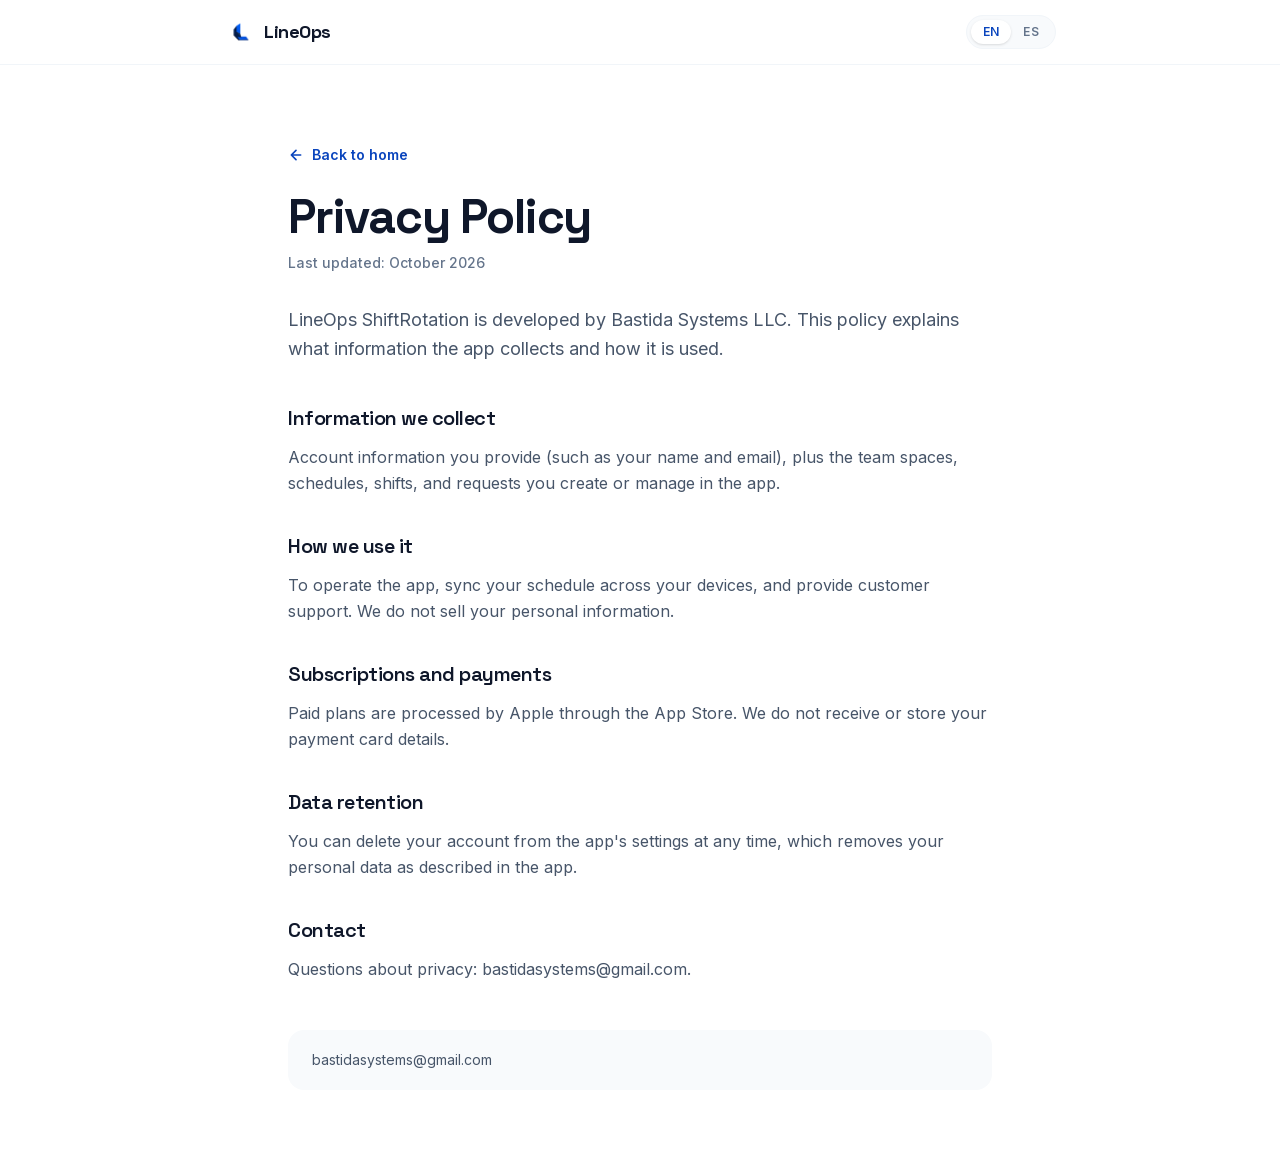
<file: privacy.html>
<!DOCTYPE html><html lang="en" class="_0bjUvq_variable L78yXa_variable"><head><meta charSet="utf-8"/><meta name="viewport" content="width=device-width, initial-scale=1"/><link rel="preload" href="/_next/static/media/0c89a48fa5027cee-s.p.2cyn07wtgehh0.woff2" as="font" crossorigin="" type="font/woff2"/><link rel="preload" href="/_next/static/media/83afe278b6a6bb3c-s.p.2bn3s6zvc0dyp.woff2" as="font" crossorigin="" type="font/woff2"/><link rel="stylesheet" href="/_next/static/chunks/12yy3ap8nxtft.css" data-precedence="next"/><link rel="preload" as="script" fetchPriority="low" href="/_next/static/chunks/31qp8jfkw0x2h.js"/><script src="/_next/static/chunks/2y1eglqyi_fri.js" async=""></script><script src="/_next/static/chunks/0s7mvllxht1mo.js" async=""></script><script src="/_next/static/chunks/turbopack-3-ry682tkyiqk.js" async=""></script><script src="/_next/static/chunks/0umf92h1sb77c.js" async=""></script><script src="/_next/static/chunks/42pvlp1b17sjm.js" async=""></script><title>LineOps ShiftRotation — Manage your team. Anywhere.</title><meta name="description" content="LineOps ShiftRotation is the shift-management platform by Bastida Systems LLC. Build schedules in minutes, manage employees, assign shifts, and resolve requests — all from your iPhone."/><meta property="og:title" content="LineOps ShiftRotation — Manage your team. Anywhere."/><meta property="og:description" content="The shift-management platform for modern teams. Schedules, employees, shifts, and requests — all from your iPhone."/><meta property="og:image" content="https://lineopsrotation.com/brand/lineops-icon.png"/><meta property="og:type" content="website"/><meta name="twitter:card" content="summary"/><meta name="twitter:title" content="LineOps ShiftRotation — Manage your team. Anywhere."/><meta name="twitter:description" content="The shift-management platform for modern teams. Schedules, employees, shifts, and requests — all from your iPhone."/><meta name="twitter:image" content="https://lineopsrotation.com/brand/lineops-icon.png"/><link rel="icon" href="/favicon.ico?favicon.117ezoe8m31dk.ico" sizes="48x48" type="image/x-icon"/><link rel="icon" href="/icon.png?icon.1dv75mf6hjamm.png" sizes="512x512" type="image/png"/><meta name="next-size-adjust" content=""/><script src="/_next/static/chunks/0cz1d0mv5g_q7.js" noModule=""></script></head><body><div hidden=""><!--$--><!--/$--></div><div class="min-h-screen bg-white"><header class="border-b border-ink-100"><div class="mx-auto flex h-16 max-w-4xl items-center justify-between px-5 sm:px-8"><a href="/" class="flex items-center gap-2.5"><img alt="LineOps" loading="lazy" width="30" height="30" decoding="async" data-nimg="1" class="rounded-lg" style="color:transparent" src="/brand/lineops-icon.png"/><span class="font-display text-lg font-bold tracking-tight text-ink-900">LineOps</span></a><div class="flex items-center rounded-full border border-ink-100 bg-ink-50 p-1" role="group" aria-label="Language / Idioma"><button aria-pressed="true" class="rounded-full px-3 py-1 text-xs font-semibold uppercase tracking-wide transition-all duration-200 bg-white text-brand-700 shadow-sm">en</button><button aria-pressed="false" class="rounded-full px-3 py-1 text-xs font-semibold uppercase tracking-wide transition-all duration-200 text-ink-500 hover:text-ink-900">es</button></div></div></header><main class="mx-auto max-w-3xl px-5 py-14 sm:px-8 sm:py-20"><a href="/" class="inline-flex items-center gap-2 text-sm font-semibold text-brand-700 hover:text-brand-600"><svg viewBox="0 0 24 24" class="h-4 w-4" fill="none" stroke="currentColor" stroke-width="2.5" stroke-linecap="round" stroke-linejoin="round"><path d="M19 12H5M12 19l-7-7 7-7"></path></svg>Back to home</a><h1 class="mt-6 font-display text-4xl font-bold tracking-tight text-ink-900 sm:text-5xl">Privacy Policy</h1><p class="mt-3 text-sm font-medium text-ink-500">Last updated: October 2026</p><p class="mt-8 text-lg leading-relaxed text-ink-600">LineOps ShiftRotation is developed by Bastida Systems LLC. This policy explains what information the app collects and how it is used.</p><div class="mt-10 space-y-9"><section><h2 class="font-display text-xl font-semibold tracking-tight text-ink-900">Information we collect</h2><p class="mt-3 leading-relaxed text-ink-600">Account information you provide (such as your name and email), plus the team spaces, schedules, shifts, and requests you create or manage in the app.</p></section><section><h2 class="font-display text-xl font-semibold tracking-tight text-ink-900">How we use it</h2><p class="mt-3 leading-relaxed text-ink-600">To operate the app, sync your schedule across your devices, and provide customer support. We do not sell your personal information.</p></section><section><h2 class="font-display text-xl font-semibold tracking-tight text-ink-900">Subscriptions and payments</h2><p class="mt-3 leading-relaxed text-ink-600">Paid plans are processed by Apple through the App Store. We do not receive or store your payment card details.</p></section><section><h2 class="font-display text-xl font-semibold tracking-tight text-ink-900">Data retention</h2><p class="mt-3 leading-relaxed text-ink-600">You can delete your account from the app&#x27;s settings at any time, which removes your personal data as described in the app.</p></section><section><h2 class="font-display text-xl font-semibold tracking-tight text-ink-900">Contact</h2><p class="mt-3 leading-relaxed text-ink-600">Questions about privacy: bastidasystems@gmail.com.</p></section></div><p class="mt-12 rounded-2xl bg-ink-50 px-6 py-5 text-sm text-ink-600">bastidasystems@gmail.com</p></main></div><!--$--><!--/$--><script id="_R_">(globalThis["TURBOPACK"] || (globalThis["TURBOPACK"] = [])).push({"otherChunks":["static/chunks/31qp8jfkw0x2h.js","static/chunks/2y1eglqyi_fri.js","static/chunks/0s7mvllxht1mo.js"],"runtimeModuleIds":[94553]});</script><script src="/_next/static/chunks/31qp8jfkw0x2h.js" async=""></script><script>(self.__next_f=self.__next_f||[]).push([0])</script><script>self.__next_f.push([1,"1:\"$Sreact.fragment\"\n2:\"/_next/static/chunks/0umf92h1sb77c.js\"\n3:I[39756,[\"$2\"],\"default\"]\n4:I[37457,[\"$2\"],\"default\"]\n8:\"/_next/static/chunks/42pvlp1b17sjm.js\"\n9:I[79014,[\"$2\",\"$8\"],\"LegalPageShell\"]\nc:\"ViewportBoundary\"\nd:I[97367,[\"$2\"],\"$c\"]\nf:\"MetadataBoundary\"\n10:I[97367,[\"$2\"],\"$f\"]\n11:\"$Sreact.suspense\"\n13:I[68027,[\"$2\"],\"default\",1]\n:HL[\"/_next/static/chunks/12yy3ap8nxtft.css\",\"style\"]\n:HL[\"/_next/static/media/0c89a48fa5027cee-s.p.2cyn07wtgehh0.woff2\",\"font\",{\"crossOrigin\":\"\",\"type\":\"font/woff2\"}]\n:HL[\"/_next/static/media/83afe278b6a6bb3c-s.p.2bn3s6zvc0dyp.woff2\",\"font\",{\"crossOrigin\":\"\",\"type\":\"font/woff2\"}]\n6:X\n7:[[\"children\",{\"s\":\"__PAGE__\",\"h\":512,\"d\":{\"r\":[\"$\",\"$1\",\"c\",{\"children\":[[\"$\",\"$L9\",null,{\"content\":{\"en\":{\"back\":\"Back to home\",\"title\":\"Privacy Policy\",\"updated\":\"Last updated: October 2026\",\"intro\":\"LineOps ShiftRotation is developed by Bastida Systems LLC. This policy explains what information the app collects and how it is used.\",\"sections\":[{\"heading\":\"Information we collect\",\"body\":\"Account information you provide (such as your name and email), plus the team spaces, schedules, shifts, and requests you create or manage in the app.\"},{\"heading\":\"How we use it\",\"body\":\"To operate the app, sync your schedule across your devices, and provide customer support. We do not sell your personal information.\"},{\"heading\":\"Subscriptions and payments\",\"body\":\"Paid plans are processed by Apple through the App Store. We do not receive or store your payment card details.\"},{\"heading\":\"Data retention\",\"body\":\"You can delete your account from the app's settings at any time, which removes your personal data as described in the app.\"},{\"heading\":\"Contact\",\"body\":\"Questions about privacy: bastidasystems@gmail.com.\"}]},\"es\":{\"back\":\"Volver al inicio\",\"title\":\"Política de privacidad\",\"updated\":\"Última actualización: octubre de 2026\",\"intro\":\"LineOps ShiftRotation es desarrollado por Bastida Systems LLC. Esta política explica qué información recopila la app y cómo se utiliza.\",\"sections\":[{\"heading\":\"Información que recopilamos\",\"body\":\"La información de cuenta que proporcionas (como tu nombre y correo electrónico), además de los espacios de equipo, horarios, turnos y solicitudes que creas o gestionas en la app.\"},{\"heading\":\"Cómo la utilizamos\",\"body\":\"Para operar la app, sincronizar tu horario en tus dispositivos y brindarte soporte. No vendemos tu información personal.\"},{\"heading\":\"Suscripciones y pagos\",\"body\":\"Los planes de pago son procesados por Apple a través del App Store. No recibimos ni almacenamos los datos de tu tarjeta.\"},{\"heading\":\"Conservación de datos\",\"body\":\"Puedes eliminar tu cuenta desde los ajustes de la app en cualquier momento, lo que elimina tus datos personales como se describe en la app.\"},{\"heading\":\"Contacto\",\"body\":\"Preguntas sobre privacidad: bastidasystems@gmail.com.\"}]}}}],[\"$La\"],\"$Lb\"]}],\"p\":false,\"v\":null}}]]\n5:[[\"children\",{\"s\":\"privacy\",\"h\":512,\"d\":{\"r\":[\"$\",\"$1\",\"c\",{\"children\":[null,[\"$\",\"$L3\",null,{\"parallelRouterKey\":\"children\",\"error\":\"$undefined\",\"errorStyles\":\"$undefined\",\"errorScripts\":\"$undefined\",\"template\":[\"$\",\"$L4\",null,{}],\"templateStyles\":\"$undefined\",\"templateScripts\":\"$undefined\",\"notFound\":\"$undefined\",\"forbidden\":\"$undefined\",\"unauthorized\":\"$undefined\"}]]}],\"p\":false,\"v\":\"$6\"},\"c\":\"$Q7\"}]]\n0:{\"P\":null,\"c\":[\"\",\"privacy\"],\"q\":\"\",\"i\":false,\"t\":{\"t\":{\"s\":\"\",\"h\":528,\"d\":{\"r\":[\"$\",\"$1\",\"c\",{\"children\":[[[\"$\",\"link\",\"0\",{\"rel\":\"stylesheet\",\"href\":\"/_next/static/chunks/12yy3ap8nxtft.css\",\"precedence\":\"next\",\"crossOrigin\":\"$undefined\",\"nonce\":\"$undefined\"}],[\"$\",\"script\",\"script-0\",{\"src\":\"/_next/static/chunks/0umf92h1sb77c.js\",\"async\":true,\"nonce\":\"$undefined\"}]],[\"$\",\"html\",null,{\"lang\":\"en\",\"className\":\"_0bjUvq_variable L78yXa_variable\",\"children\":[\"$\",\"body\",null,{\"children\":[\"$\",\"$L3\",null,{\"parallelRouterKey\":\"children\",\"error\":\"$undefined\",\"errorStyles\":\"$undefined\",\"errorScripts\":\"$undefined\",\"template\":[\"$\",\"$L4\",null,{}],\"templateStyles\":\"$undefined\",\"templateScripts\":\"$undefined\",\"notFound\":[[[\"$\",\"title\",null,{\"children\":\"404: This page could not be found.\"}],[\"$\",\"div\",null,{\"style\":{\"fontFamily\":\"system-ui,\\\"Segoe UI\\\",Roboto,Helvetica,Arial,sans-serif,\\\"Apple Color Emoji\\\",\\\"Segoe UI Emoji\\\"\",\"height\":\"100vh\",\"textAlign\":\"center\",\"display\":\"flex\",\"flexDirection\":\"column\",\"alignItems\":\"center\",\"justifyContent\":\"center\"},\"children\":[\"$\",\"div\",null,{\"children\":[[\"$\",\"style\",null,{\"dangerouslySetInnerHTML\":{\"__html\":\"body{color:#000;background:#fff;margin:0}.next-error-h1{border-right:1px solid rgba(0,0,0,.3)}@media (prefers-color-scheme:dark){body{color:#fff;background:#000}.next-error-h1{border-right:1px solid rgba(255,255,255,.3)}}\"}}],[\"$\",\"h1\",null,{\"className\":\"next-error-h1\",\"style\":{\"display\":\"inline-block\",\"margin\":\"0 20px 0 0\",\"padding\":\"0 23px 0 0\",\"fontSize\":24,\"fontWeight\":500,\"verticalAlign\":\"top\",\"lineHeight\":\"49px\"},\"children\":404}],[\"$\",\"div\",null,{\"style\":{\"display\":\"inline-block\"},\"children\":[\"$\",\"h2\",null,{\"style\":{\"fontSize\":14,\"fontWeight\":400,\"lineHeight\":\"49px\",\"margin\":0},\"children\":\"This page could not be found.\"}]}]]}]}]],[]],\"forbidden\":\"$undefined\",\"unauthorized\":\"$undefined\"}]}]}]]}],\"p\":false,\"v\":null},\"c\":\"$Q5\"},\"h\":{\"r\":[\"$\",\"$1\",\"h\",{\"children\":[null,[\"$\",\"$Ld\",null,{\"children\":\"$Le\"}],[\"$\",\"$L10\",null,{\"children\":[[\"$\",\"div\",null,{\"hidden\":true,\"children\":[\"$\",\"$11\",null,{\"name\":\"Next.Metadata\",\"children\":\"$L12\"}]}],null]}],[\"$\",\"meta\",null,{\"name\":\"next-size-adjust\",\"content\":\"\"}]]}],\"p\":false,\"v\":null}},\"m\":\"$undefined\",\"G\":[\"$13\",[[\"$\",\"link\",\"0\",{\"rel\":\"stylesheet\",\"href\":\"/_next/static/chunks/12yy3ap8nxtft.css\",\"precedence\":\"next\",\"crossOrigin\":\"$undefined\",\"nonce\":\"$undefined\"}]]],\"S\":true,\"r\":\"$undefined\",\"s\":\"$undefined\",\"a\":\"$undefined\",\"l\":\"$undefined\",\"p\":\"$undefined\",\"d\":\"$undefined\",\"b\":\"XftlUcCg51VMCCAstV42u\"}\n14:I[97367,[\"$2\"],\"OutletBoundary\"]\n6:C\na:[\"$\",\"script\",\"script-0\",{\"src\":\"/_next/static/chunks/42pvlp1b17sjm.js\",\"async\":true,\"nonce\":\"$undefined\"}]\nb:[\"$\",\"$L14\",null,{\"children\":[\"$\",\"$11\",null,{\"name\":\"Next.MetadataOutlet\",\"children\":\"$@15\"}]}]\ne:[[\"$\",\"meta\",\"0\",{\"charSet\":\"utf-8\"}],[\"$\",\"meta\",\"1\",{\"name\":\"viewport\",\"content\":\"width=device-width, initial-scale=1\"}]]\n16:I[27201,[\"$2\"],\"IconMark\"]\n12:[[\"$\",\"title\",\"0\",{\"children\":\"LineOps ShiftRotation — Manage your team. Anywhere.\"}],[\"$\",\"meta\",\"1\",{\"name\":\"description\",\"content\":\"LineOps ShiftRotation is the shift-management platform by Bastida Systems LLC. Build schedules in minutes, manage employees, assign shifts, and resolve requests — all from your iPhone.\"}],[\"$\",\"meta\",\"2\",{\"property\":\"og:title\",\"content\":\"LineOps ShiftRotation — Manage your team. Anywhere.\"}],[\"$\",\"meta\",\"3\",{\"property\":\"og:description\",\"content\":\"The shift-management platform for modern teams. Schedules, employees, shifts, and requests — all from your iPhone.\"}],[\"$\",\"meta\",\"4\",{\"property\":\"og:image\",\"content\":\"https://lineopsrotation.com/brand/lineops-icon.png\"}],[\"$\",\"meta\",\"5\",{\"property\":\"og:type\",\"content\":\"website\"}],[\"$\",\"meta\",\"6\",{\"name\":\"twitter:card\",\"content\":\"summary\"}],[\"$\",\"meta\",\"7\",{\"name\":\"twitter:title\",\"content\":\"LineOps ShiftRotation — Manage your team. Anywhere.\"}],[\"$\",\"meta\",\"8\",{\"name\":\"twitter:description\",\"content\":\"The shift-management platform for modern teams. Schedules, employees, shifts, and requests — all from your iPhone.\"}],[\"$\",\"meta\",\"9\",{\"name\":\"twitter:image\",\"content\":\"https://lineopsrotation.com/brand/lineops-icon.png\"}],[\"$\",\"link\",\"10\",{\"rel\":\"icon\",\"href\":\"/favicon.ico?favicon.117ezoe8m31dk.ico\",\"sizes\":\"48x48\",\"type\":\"image/x-icon\"}],[\"$\",\"link\",\"11\",{\"rel\":\"icon\",\"href\":\"/icon.png?icon.1dv75mf6hjamm.png\",\"sizes\":\"512x512\",\"type\":\"image/png\"}],[\"$\",\"$L16\",\"12\",{}]]\n15:null\n"])</script></body></html>
</file>
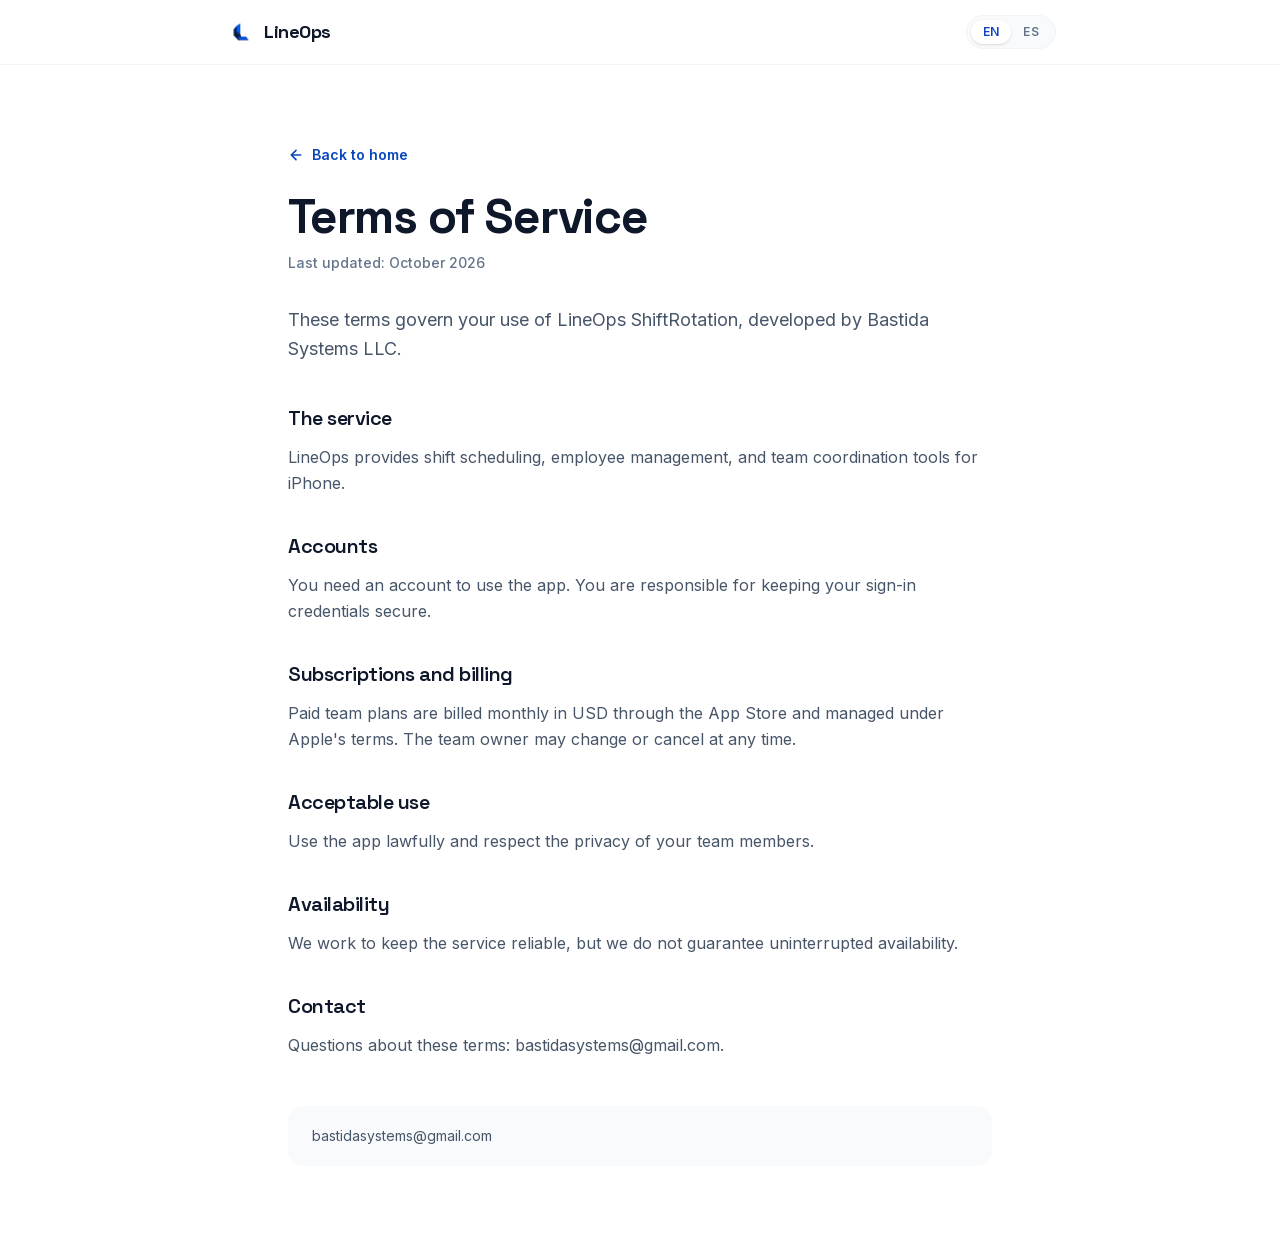
<file: terms.html>
<!DOCTYPE html><html lang="en" class="_0bjUvq_variable L78yXa_variable"><head><meta charSet="utf-8"/><meta name="viewport" content="width=device-width, initial-scale=1"/><link rel="preload" href="/_next/static/media/0c89a48fa5027cee-s.p.2cyn07wtgehh0.woff2" as="font" crossorigin="" type="font/woff2"/><link rel="preload" href="/_next/static/media/83afe278b6a6bb3c-s.p.2bn3s6zvc0dyp.woff2" as="font" crossorigin="" type="font/woff2"/><link rel="stylesheet" href="/_next/static/chunks/12yy3ap8nxtft.css" data-precedence="next"/><link rel="preload" as="script" fetchPriority="low" href="/_next/static/chunks/31qp8jfkw0x2h.js"/><script src="/_next/static/chunks/2y1eglqyi_fri.js" async=""></script><script src="/_next/static/chunks/0s7mvllxht1mo.js" async=""></script><script src="/_next/static/chunks/turbopack-3-ry682tkyiqk.js" async=""></script><script src="/_next/static/chunks/0umf92h1sb77c.js" async=""></script><script src="/_next/static/chunks/42pvlp1b17sjm.js" async=""></script><title>LineOps ShiftRotation — Manage your team. Anywhere.</title><meta name="description" content="LineOps ShiftRotation is the shift-management platform by Bastida Systems LLC. Build schedules in minutes, manage employees, assign shifts, and resolve requests — all from your iPhone."/><meta property="og:title" content="LineOps ShiftRotation — Manage your team. Anywhere."/><meta property="og:description" content="The shift-management platform for modern teams. Schedules, employees, shifts, and requests — all from your iPhone."/><meta property="og:image" content="https://lineopsrotation.com/brand/lineops-icon.png"/><meta property="og:type" content="website"/><meta name="twitter:card" content="summary"/><meta name="twitter:title" content="LineOps ShiftRotation — Manage your team. Anywhere."/><meta name="twitter:description" content="The shift-management platform for modern teams. Schedules, employees, shifts, and requests — all from your iPhone."/><meta name="twitter:image" content="https://lineopsrotation.com/brand/lineops-icon.png"/><link rel="icon" href="/favicon.ico?favicon.117ezoe8m31dk.ico" sizes="48x48" type="image/x-icon"/><link rel="icon" href="/icon.png?icon.1dv75mf6hjamm.png" sizes="512x512" type="image/png"/><meta name="next-size-adjust" content=""/><script src="/_next/static/chunks/0cz1d0mv5g_q7.js" noModule=""></script></head><body><div hidden=""><!--$--><!--/$--></div><div class="min-h-screen bg-white"><header class="border-b border-ink-100"><div class="mx-auto flex h-16 max-w-4xl items-center justify-between px-5 sm:px-8"><a href="/" class="flex items-center gap-2.5"><img alt="LineOps" loading="lazy" width="30" height="30" decoding="async" data-nimg="1" class="rounded-lg" style="color:transparent" src="/brand/lineops-icon.png"/><span class="font-display text-lg font-bold tracking-tight text-ink-900">LineOps</span></a><div class="flex items-center rounded-full border border-ink-100 bg-ink-50 p-1" role="group" aria-label="Language / Idioma"><button aria-pressed="true" class="rounded-full px-3 py-1 text-xs font-semibold uppercase tracking-wide transition-all duration-200 bg-white text-brand-700 shadow-sm">en</button><button aria-pressed="false" class="rounded-full px-3 py-1 text-xs font-semibold uppercase tracking-wide transition-all duration-200 text-ink-500 hover:text-ink-900">es</button></div></div></header><main class="mx-auto max-w-3xl px-5 py-14 sm:px-8 sm:py-20"><a href="/" class="inline-flex items-center gap-2 text-sm font-semibold text-brand-700 hover:text-brand-600"><svg viewBox="0 0 24 24" class="h-4 w-4" fill="none" stroke="currentColor" stroke-width="2.5" stroke-linecap="round" stroke-linejoin="round"><path d="M19 12H5M12 19l-7-7 7-7"></path></svg>Back to home</a><h1 class="mt-6 font-display text-4xl font-bold tracking-tight text-ink-900 sm:text-5xl">Terms of Service</h1><p class="mt-3 text-sm font-medium text-ink-500">Last updated: October 2026</p><p class="mt-8 text-lg leading-relaxed text-ink-600">These terms govern your use of LineOps ShiftRotation, developed by Bastida Systems LLC.</p><div class="mt-10 space-y-9"><section><h2 class="font-display text-xl font-semibold tracking-tight text-ink-900">The service</h2><p class="mt-3 leading-relaxed text-ink-600">LineOps provides shift scheduling, employee management, and team coordination tools for iPhone.</p></section><section><h2 class="font-display text-xl font-semibold tracking-tight text-ink-900">Accounts</h2><p class="mt-3 leading-relaxed text-ink-600">You need an account to use the app. You are responsible for keeping your sign-in credentials secure.</p></section><section><h2 class="font-display text-xl font-semibold tracking-tight text-ink-900">Subscriptions and billing</h2><p class="mt-3 leading-relaxed text-ink-600">Paid team plans are billed monthly in USD through the App Store and managed under Apple&#x27;s terms. The team owner may change or cancel at any time.</p></section><section><h2 class="font-display text-xl font-semibold tracking-tight text-ink-900">Acceptable use</h2><p class="mt-3 leading-relaxed text-ink-600">Use the app lawfully and respect the privacy of your team members.</p></section><section><h2 class="font-display text-xl font-semibold tracking-tight text-ink-900">Availability</h2><p class="mt-3 leading-relaxed text-ink-600">We work to keep the service reliable, but we do not guarantee uninterrupted availability.</p></section><section><h2 class="font-display text-xl font-semibold tracking-tight text-ink-900">Contact</h2><p class="mt-3 leading-relaxed text-ink-600">Questions about these terms: bastidasystems@gmail.com.</p></section></div><p class="mt-12 rounded-2xl bg-ink-50 px-6 py-5 text-sm text-ink-600">bastidasystems@gmail.com</p></main></div><!--$--><!--/$--><script id="_R_">(globalThis["TURBOPACK"] || (globalThis["TURBOPACK"] = [])).push({"otherChunks":["static/chunks/31qp8jfkw0x2h.js","static/chunks/2y1eglqyi_fri.js","static/chunks/0s7mvllxht1mo.js"],"runtimeModuleIds":[94553]});</script><script src="/_next/static/chunks/31qp8jfkw0x2h.js" async=""></script><script>(self.__next_f=self.__next_f||[]).push([0])</script><script>self.__next_f.push([1,"1:\"$Sreact.fragment\"\n2:\"/_next/static/chunks/0umf92h1sb77c.js\"\n3:I[39756,[\"$2\"],\"default\"]\n4:I[37457,[\"$2\"],\"default\"]\n8:\"/_next/static/chunks/42pvlp1b17sjm.js\"\n9:I[79014,[\"$2\",\"$8\"],\"LegalPageShell\"]\nc:\"ViewportBoundary\"\nd:I[97367,[\"$2\"],\"$c\"]\nf:\"MetadataBoundary\"\n10:I[97367,[\"$2\"],\"$f\"]\n11:\"$Sreact.suspense\"\n13:I[68027,[\"$2\"],\"default\",1]\n:HL[\"/_next/static/chunks/12yy3ap8nxtft.css\",\"style\"]\n:HL[\"/_next/static/media/0c89a48fa5027cee-s.p.2cyn07wtgehh0.woff2\",\"font\",{\"crossOrigin\":\"\",\"type\":\"font/woff2\"}]\n:HL[\"/_next/static/media/83afe278b6a6bb3c-s.p.2bn3s6zvc0dyp.woff2\",\"font\",{\"crossOrigin\":\"\",\"type\":\"font/woff2\"}]\n6:X\n7:[[\"children\",{\"s\":\"__PAGE__\",\"h\":512,\"d\":{\"r\":[\"$\",\"$1\",\"c\",{\"children\":[[\"$\",\"$L9\",null,{\"content\":{\"en\":{\"back\":\"Back to home\",\"title\":\"Terms of Service\",\"updated\":\"Last updated: October 2026\",\"intro\":\"These terms govern your use of LineOps ShiftRotation, developed by Bastida Systems LLC.\",\"sections\":[{\"heading\":\"The service\",\"body\":\"LineOps provides shift scheduling, employee management, and team coordination tools for iPhone.\"},{\"heading\":\"Accounts\",\"body\":\"You need an account to use the app. You are responsible for keeping your sign-in credentials secure.\"},{\"heading\":\"Subscriptions and billing\",\"body\":\"Paid team plans are billed monthly in USD through the App Store and managed under Apple's terms. The team owner may change or cancel at any time.\"},{\"heading\":\"Acceptable use\",\"body\":\"Use the app lawfully and respect the privacy of your team members.\"},{\"heading\":\"Availability\",\"body\":\"We work to keep the service reliable, but we do not guarantee uninterrupted availability.\"},{\"heading\":\"Contact\",\"body\":\"Questions about these terms: bastidasystems@gmail.com.\"}]},\"es\":{\"back\":\"Volver al inicio\",\"title\":\"Términos del servicio\",\"updated\":\"Última actualización: octubre de 2026\",\"intro\":\"Estos términos rigen el uso de LineOps ShiftRotation, desarrollado por Bastida Systems LLC.\",\"sections\":[{\"heading\":\"El servicio\",\"body\":\"LineOps ofrece herramientas de programación de turnos, gestión de empleados y coordinación de equipos para iPhone.\"},{\"heading\":\"Cuentas\",\"body\":\"Necesitas una cuenta para usar la app. Eres responsable de mantener seguras tus credenciales de acceso.\"},{\"heading\":\"Suscripciones y facturación\",\"body\":\"Los planes de pago por equipo se facturan mensualmente en USD a través del App Store y se rigen por los términos de Apple. El dueño del equipo puede cambiar o cancelar en cualquier momento.\"},{\"heading\":\"Uso aceptable\",\"body\":\"Usa la app de forma lícita y respeta la privacidad de los miembros de tu equipo.\"},{\"heading\":\"Disponibilidad\",\"body\":\"Trabajamos para mantener el servicio confiable, pero no garantizamos disponibilidad ininterrumpida.\"},{\"heading\":\"Contacto\",\"body\":\"Preguntas sobre estos términos: bastidasystems@gmail.com.\"}]}}}],[\"$La\"],\"$Lb\"]}],\"p\":false,\"v\":null}}]]\n5:[[\"children\",{\"s\":\"terms\",\"h\":512,\"d\":{\"r\":[\"$\",\"$1\",\"c\",{\"children\":[null,[\"$\",\"$L3\",null,{\"parallelRouterKey\":\"children\",\"error\":\"$undefined\",\"errorStyles\":\"$undefined\",\"errorScripts\":\"$undefined\",\"template\":[\"$\",\"$L4\",null,{}],\"templateStyles\":\"$undefined\",\"templateScripts\":\"$undefined\",\"notFound\":\"$undefined\",\"forbidden\":\"$undefined\",\"unauthorized\":\"$undefined\"}]]}],\"p\":false,\"v\":\"$6\"},\"c\":\"$Q7\"}]]\n0:{\"P\":null,\"c\":[\"\",\"terms\"],\"q\":\"\",\"i\":false,\"t\":{\"t\":{\"s\":\"\",\"h\":528,\"d\":{\"r\":[\"$\",\"$1\",\"c\",{\"children\":[[[\"$\",\"link\",\"0\",{\"rel\":\"stylesheet\",\"href\":\"/_next/static/chunks/12yy3ap8nxtft.css\",\"precedence\":\"next\",\"crossOrigin\":\"$undefined\",\"nonce\":\"$undefined\"}],[\"$\",\"script\",\"script-0\",{\"src\":\"/_next/static/chunks/0umf92h1sb77c.js\",\"async\":true,\"nonce\":\"$undefined\"}]],[\"$\",\"html\",null,{\"lang\":\"en\",\"className\":\"_0bjUvq_variable L78yXa_variable\",\"children\":[\"$\",\"body\",null,{\"children\":[\"$\",\"$L3\",null,{\"parallelRouterKey\":\"children\",\"error\":\"$undefined\",\"errorStyles\":\"$undefined\",\"errorScripts\":\"$undefined\",\"template\":[\"$\",\"$L4\",null,{}],\"templateStyles\":\"$undefined\",\"templateScripts\":\"$undefined\",\"notFound\":[[[\"$\",\"title\",null,{\"children\":\"404: This page could not be found.\"}],[\"$\",\"div\",null,{\"style\":{\"fontFamily\":\"system-ui,\\\"Segoe UI\\\",Roboto,Helvetica,Arial,sans-serif,\\\"Apple Color Emoji\\\",\\\"Segoe UI Emoji\\\"\",\"height\":\"100vh\",\"textAlign\":\"center\",\"display\":\"flex\",\"flexDirection\":\"column\",\"alignItems\":\"center\",\"justifyContent\":\"center\"},\"children\":[\"$\",\"div\",null,{\"children\":[[\"$\",\"style\",null,{\"dangerouslySetInnerHTML\":{\"__html\":\"body{color:#000;background:#fff;margin:0}.next-error-h1{border-right:1px solid rgba(0,0,0,.3)}@media (prefers-color-scheme:dark){body{color:#fff;background:#000}.next-error-h1{border-right:1px solid rgba(255,255,255,.3)}}\"}}],[\"$\",\"h1\",null,{\"className\":\"next-error-h1\",\"style\":{\"display\":\"inline-block\",\"margin\":\"0 20px 0 0\",\"padding\":\"0 23px 0 0\",\"fontSize\":24,\"fontWeight\":500,\"verticalAlign\":\"top\",\"lineHeight\":\"49px\"},\"children\":404}],[\"$\",\"div\",null,{\"style\":{\"display\":\"inline-block\"},\"children\":[\"$\",\"h2\",null,{\"style\":{\"fontSize\":14,\"fontWeight\":400,\"lineHeight\":\"49px\",\"margin\":0},\"children\":\"This page could not be found.\"}]}]]}]}]],[]],\"forbidden\":\"$undefined\",\"unauthorized\":\"$undefined\"}]}]}]]}],\"p\":false,\"v\":null},\"c\":\"$Q5\"},\"h\":{\"r\":[\"$\",\"$1\",\"h\",{\"children\":[null,[\"$\",\"$Ld\",null,{\"children\":\"$Le\"}],[\"$\",\"$L10\",null,{\"children\":[[\"$\",\"div\",null,{\"hidden\":true,\"children\":[\"$\",\"$11\",null,{\"name\":\"Next.Metadata\",\"children\":\"$L12\"}]}],null]}],[\"$\",\"meta\",null,{\"name\":\"next-size-adjust\",\"content\":\"\"}]]}],\"p\":false,\"v\":null}},\"m\":\"$undefined\",\"G\":[\"$13\",[[\"$\",\"link\",\"0\",{\"rel\":\"stylesheet\",\"href\":\"/_next/static/chunks/12yy3ap8nxtft.css\",\"precedence\":\"next\",\"crossOrigin\":\"$undefined\",\"nonce\":\"$undefined\"}]]],\"S\":true,\"r\":\"$undefined\",\"s\":\"$undefined\",\"a\":\"$undefined\",\"l\":\"$undefined\",\"p\":\"$undefined\",\"d\":\"$undefined\",\"b\":\"XftlUcCg51VMCCAstV42u\"}\n14:I[97367,[\"$2\"],\"OutletBoundary\"]\n6:C\na:[\"$\",\"script\",\"script-0\",{\"src\":\"/_next/static/chunks/42pvlp1b17sjm.js\",\"async\":true,\"nonce\":\"$undefined\"}]\nb:[\"$\",\"$L14\",null,{\"children\":[\"$\",\"$11\",null,{\"name\":\"Next.MetadataOutlet\",\"children\":\"$@15\"}]}]\ne:[[\"$\",\"meta\",\"0\",{\"charSet\":\"utf-8\"}],[\"$\",\"meta\",\"1\",{\"name\":\"viewport\",\"content\":\"width=device-width, initial-scale=1\"}]]\n16:I[27201,[\"$2\"],\"IconMark\"]\n12:[[\"$\",\"title\",\"0\",{\"children\":\"LineOps ShiftRotation — Manage your team. Anywhere.\"}],[\"$\",\"meta\",\"1\",{\"name\":\"description\",\"content\":\"LineOps ShiftRotation is the shift-management platform by Bastida Systems LLC. Build schedules in minutes, manage employees, assign shifts, and resolve requests — all from your iPhone.\"}],[\"$\",\"meta\",\"2\",{\"property\":\"og:title\",\"content\":\"LineOps ShiftRotation — Manage your team. Anywhere.\"}],[\"$\",\"meta\",\"3\",{\"property\":\"og:description\",\"content\":\"The shift-management platform for modern teams. Schedules, employees, shifts, and requests — all from your iPhone.\"}],[\"$\",\"meta\",\"4\",{\"property\":\"og:image\",\"content\":\"https://lineopsrotation.com/brand/lineops-icon.png\"}],[\"$\",\"meta\",\"5\",{\"property\":\"og:type\",\"content\":\"website\"}],[\"$\",\"meta\",\"6\",{\"name\":\"twitter:card\",\"content\":\"summary\"}],[\"$\",\"meta\",\"7\",{\"name\":\"twitter:title\",\"content\":\"LineOps ShiftRotation — Manage your team. Anywhere.\"}],[\"$\",\"meta\",\"8\",{\"name\":\"twitter:description\",\"content\":\"The shift-management platform for modern teams. Schedules, employees, shifts, and requests — all from your iPhone.\"}],[\"$\",\"meta\",\"9\",{\"name\":\"twitter:image\",\"content\":\"https://lineopsrotation.com/brand/lineops-icon.png\"}],[\"$\",\"link\",\"10\",{\"rel\":\"icon\",\"href\":\"/favicon.ico?favicon.117ezoe8m31dk.ico\",\"sizes\":\"48x48\",\"type\":\"image/x-icon\"}],[\"$\",\"link\",\"11\",{\"rel\":\"icon\",\"href\":\"/icon.png?icon.1dv75mf6hjamm.png\",\"sizes\":\"512x512\",\"type\":\"image/png\"}],[\"$\",\"$L16\",\"12\",{}]]\n15:null\n"])</script></body></html>
</file>
<file: _next/static/chunks/12yy3ap8nxtft.css>
@font-face{font-family:Inter;font-style:normal;font-weight:100 900;font-display:swap;src:url(../media/2c55a0e60120577a-s.0-dom-5bn10r2.woff2)format("woff2");unicode-range:U+460-52F,U+1C80-1C8A,U+20B4,U+2DE0-2DFF,U+A640-A69F,U+FE2E-FE2F}@font-face{font-family:Inter;font-style:normal;font-weight:100 900;font-display:swap;src:url(../media/9c72aa0f40e4eef8-s.1y4-pdgsjb-pw.woff2)format("woff2");unicode-range:U+301,U+400-45F,U+490-491,U+4B0-4B1,U+2116}@font-face{font-family:Inter;font-style:normal;font-weight:100 900;font-display:swap;src:url(../media/ad66f9afd8947f86-s.3lvt2whj97whp.woff2)format("woff2");unicode-range:U+1F??}@font-face{font-family:Inter;font-style:normal;font-weight:100 900;font-display:swap;src:url(../media/5476f68d60460930-s.2uwcyprjm3xu3.woff2)format("woff2");unicode-range:U+370-377,U+37A-37F,U+384-38A,U+38C,U+38E-3A1,U+3A3-3FF}@font-face{font-family:Inter;font-style:normal;font-weight:100 900;font-display:swap;src:url(../media/2bbe8d2671613f1f-s.0k62hbripvv8p.woff2)format("woff2");unicode-range:U+102-103,U+110-111,U+128-129,U+168-169,U+1A0-1A1,U+1AF-1B0,U+300-301,U+303-304,U+308-309,U+323,U+329,U+1EA0-1EF9,U+20AB}@font-face{font-family:Inter;font-style:normal;font-weight:100 900;font-display:swap;src:url(../media/1bffadaabf893a1e-s.3-6t-g6q0vh0a.woff2)format("woff2");unicode-range:U+100-2BA,U+2BD-2C5,U+2C7-2CC,U+2CE-2D7,U+2DD-2FF,U+304,U+308,U+329,U+1D00-1DBF,U+1E00-1E9F,U+1EF2-1EFF,U+2020,U+20A0-20AB,U+20AD-20C4,U+2113,U+2C60-2C7F,U+A720-A7FF}@font-face{font-family:Inter;font-style:normal;font-weight:100 900;font-display:swap;src:url(../media/83afe278b6a6bb3c-s.p.2bn3s6zvc0dyp.woff2)format("woff2");unicode-range:U+??,U+131,U+152-153,U+2BB-2BC,U+2C6,U+2DA,U+2DC,U+304,U+308,U+329,U+2000-206F,U+20AC,U+2122,U+2191,U+2193,U+2212,U+2215,U+FEFF,U+FFFD}@font-face{font-family:Inter Fallback;src:local(Arial);ascent-override:90.44%;descent-override:22.52%;line-gap-override:0.0%;size-adjust:107.12%}._0bjUvq_className{font-family:Inter,Inter Fallback;font-style:normal}._0bjUvq_variable{--font-inter:"Inter", "Inter Fallback"}
@font-face{font-family:Space Grotesk;font-style:normal;font-weight:300 700;font-display:swap;src:url(../media/32687112bd2dd8db-s.1gepa_7fcx9fm.woff2)format("woff2");unicode-range:U+102-103,U+110-111,U+128-129,U+168-169,U+1A0-1A1,U+1AF-1B0,U+300-301,U+303-304,U+308-309,U+323,U+329,U+1EA0-1EF9,U+20AB}@font-face{font-family:Space Grotesk;font-style:normal;font-weight:300 700;font-display:swap;src:url(../media/28868e710e86be81-s.2eksvhm1z0jwa.woff2)format("woff2");unicode-range:U+100-2BA,U+2BD-2C5,U+2C7-2CC,U+2CE-2D7,U+2DD-2FF,U+304,U+308,U+329,U+1D00-1DBF,U+1E00-1E9F,U+1EF2-1EFF,U+2020,U+20A0-20AB,U+20AD-20C4,U+2113,U+2C60-2C7F,U+A720-A7FF}@font-face{font-family:Space Grotesk;font-style:normal;font-weight:300 700;font-display:swap;src:url(../media/0c89a48fa5027cee-s.p.2cyn07wtgehh0.woff2)format("woff2");unicode-range:U+??,U+131,U+152-153,U+2BB-2BC,U+2C6,U+2DA,U+2DC,U+304,U+308,U+329,U+2000-206F,U+20AC,U+2122,U+2191,U+2193,U+2212,U+2215,U+FEFF,U+FFFD}@font-face{font-family:Space Grotesk Fallback;src:local(Arial);ascent-override:89.71%;descent-override:26.62%;line-gap-override:0.0%;size-adjust:109.69%}.L78yXa_className{font-family:Space Grotesk,Space Grotesk Fallback;font-style:normal}.L78yXa_variable{--font-space:"Space Grotesk", "Space Grotesk Fallback"}
@layer properties{@supports (((-webkit-hyphens:none)) and (not (margin-trim:inline))) or ((-moz-orient:inline) and (not (color:rgb(from red r g b)))){*,:before,:after,::backdrop{--tw-translate-x:0;--tw-translate-y:0;--tw-translate-z:0;--tw-space-y-reverse:0;--tw-border-style:solid;--tw-gradient-position:initial;--tw-gradient-from:#0000;--tw-gradient-via:#0000;--tw-gradient-to:#0000;--tw-gradient-stops:initial;--tw-gradient-via-stops:initial;--tw-gradient-from-position:0%;--tw-gradient-via-position:50%;--tw-gradient-to-position:100%;--tw-leading:initial;--tw-font-weight:initial;--tw-tracking:initial;--tw-shadow:0 0 #0000;--tw-shadow-color:initial;--tw-shadow-alpha:100%;--tw-inset-shadow:0 0 #0000;--tw-inset-shadow-color:initial;--tw-inset-shadow-alpha:100%;--tw-ring-color:initial;--tw-ring-shadow:0 0 #0000;--tw-inset-ring-color:initial;--tw-inset-ring-shadow:0 0 #0000;--tw-ring-inset:initial;--tw-ring-offset-width:0px;--tw-ring-offset-color:#fff;--tw-ring-offset-shadow:0 0 #0000;--tw-blur:initial;--tw-brightness:initial;--tw-contrast:initial;--tw-grayscale:initial;--tw-hue-rotate:initial;--tw-invert:initial;--tw-opacity:initial;--tw-saturate:initial;--tw-sepia:initial;--tw-drop-shadow:initial;--tw-drop-shadow-color:initial;--tw-drop-shadow-alpha:100%;--tw-drop-shadow-size:initial;--tw-backdrop-blur:initial;--tw-backdrop-brightness:initial;--tw-backdrop-contrast:initial;--tw-backdrop-grayscale:initial;--tw-backdrop-hue-rotate:initial;--tw-backdrop-invert:initial;--tw-backdrop-opacity:initial;--tw-backdrop-saturate:initial;--tw-backdrop-sepia:initial;--tw-duration:initial;--tw-ease:initial}}}@layer theme{:root,:host{--font-mono:ui-monospace, SFMono-Regular, Menlo, Monaco, Consolas, "Liberation Mono", "Courier New", monospace;--color-black:#000;--color-white:#fff;--spacing:.25rem;--container-xs:20rem;--container-xl:36rem;--container-2xl:42rem;--container-3xl:48rem;--container-4xl:56rem;--container-7xl:80rem;--text-xs:.75rem;--text-xs--line-height:calc(1 / .75);--text-sm:.875rem;--text-sm--line-height:calc(1.25 / .875);--text-base:1rem;--text-base--line-height:calc(1.5 / 1);--text-lg:1.125rem;--text-lg--line-height:calc(1.75 / 1.125);--text-xl:1.25rem;--text-xl--line-height:calc(1.75 / 1.25);--text-2xl:1.5rem;--text-2xl--line-height:calc(2 / 1.5);--text-3xl:1.875rem;--text-3xl--line-height:calc(2.25 / 1.875);--text-4xl:2.25rem;--text-4xl--line-height:calc(2.5 / 2.25);--text-5xl:3rem;--text-5xl--line-height:1;--text-6xl:3.75rem;--text-6xl--line-height:1;--text-7xl:4.5rem;--text-7xl--line-height:1;--font-weight-medium:500;--font-weight-semibold:600;--font-weight-bold:700;--tracking-tight:-.025em;--tracking-wide:.025em;--tracking-wider:.05em;--tracking-widest:.1em;--leading-tight:1.25;--leading-relaxed:1.625;--radius-lg:.5rem;--radius-xl:.75rem;--radius-2xl:1rem;--radius-3xl:1.5rem;--ease-out:cubic-bezier(0, 0, .2, 1);--blur-xl:24px;--blur-3xl:64px;--default-transition-duration:.15s;--default-transition-timing-function:cubic-bezier(.4, 0, .2, 1);--default-font-family:var(--font-inter);--default-mono-font-family:var(--font-mono);--color-brand-50:#eef4ff;--color-brand-200:#bcd2ff;--color-brand-300:#8fb0ff;--color-brand-400:#5b87ff;--color-brand-500:#2f68ff;--color-brand-600:#0457e7;--color-brand-700:#0a45bd;--color-brand-900:#122f6b;--color-navy-800:#10254d;--color-navy-900:#0a1b3d;--color-navy-950:#060f24;--color-mint-500:#1f9d63;--color-mint-600:#187a4f;--color-mint-700:#12603f;--color-ink-900:#0f172a;--color-ink-700:#334155;--color-ink-600:#475569;--color-ink-500:#64748b;--color-ink-100:#f1f5f9;--color-ink-50:#f8fafc}}@layer base{*,:after,:before,::backdrop{box-sizing:border-box;border:0 solid;margin:0;padding:0}::file-selector-button{box-sizing:border-box;border:0 solid;margin:0;padding:0}html,:host{-webkit-text-size-adjust:100%;tab-size:4;line-height:1.5;font-family:var(--default-font-family,-apple-system, BlinkMacSystemFont, "Segoe UI", Roboto, "Helvetica Neue", "Noto Sans", Arial, sans-serif, "Apple Color Emoji", "Segoe UI Emoji", "Segoe UI Symbol", "Noto Color Emoji");font-feature-settings:var(--default-font-feature-settings,normal);font-variation-settings:var(--default-font-variation-settings,normal);-webkit-tap-highlight-color:transparent}hr{height:0;color:inherit;border-top-width:1px}abbr:where([title]){-webkit-text-decoration:underline dotted;text-decoration:underline dotted}h1,h2,h3,h4,h5,h6{font-size:inherit;font-weight:inherit}a{color:inherit;-webkit-text-decoration:inherit;-webkit-text-decoration:inherit;-webkit-text-decoration:inherit;-webkit-text-decoration:inherit;text-decoration:inherit}b,strong{font-weight:bolder}code,kbd,samp,pre{font-family:var(--default-mono-font-family,ui-monospace, SFMono-Regular, Menlo, Monaco, Consolas, "Liberation Mono", "Courier New", monospace);font-feature-settings:var(--default-mono-font-feature-settings,normal);font-variation-settings:var(--default-mono-font-variation-settings,normal);font-size:1em}small{font-size:80%}sub,sup{vertical-align:baseline;font-size:75%;line-height:0;position:relative}sub{bottom:-.25em}sup{top:-.5em}table{text-indent:0;border-color:inherit;border-collapse:collapse}:-moz-focusring:where(:not(iframe)){outline:auto}progress{vertical-align:baseline}summary{display:list-item}ol,ul,menu{list-style:none}img,svg,video,canvas,audio,iframe,embed,object{vertical-align:middle;display:block}img,video{max-width:100%;height:auto}button,input,select,optgroup,textarea{font:inherit;font-feature-settings:inherit;font-variation-settings:inherit;letter-spacing:inherit;color:inherit;opacity:1;background-color:#0000;border-radius:0}::file-selector-button{font:inherit;font-feature-settings:inherit;font-variation-settings:inherit;letter-spacing:inherit;color:inherit;opacity:1;background-color:#0000;border-radius:0}:where(select:is([multiple],[size])) optgroup{font-weight:bolder}:where(select:is([multiple],[size])) optgroup option{padding-inline-start:20px}::file-selector-button{margin-inline-end:4px}::placeholder{opacity:1}@supports (not ((-webkit-appearance:-apple-pay-button))) or (contain-intrinsic-size:1px){::placeholder{color:currentColor}@supports (color:color-mix(in lab, red, red)){::placeholder{color:color-mix(in oklab, currentcolor 50%, transparent)}}}textarea{resize:vertical}::-webkit-search-decoration{-webkit-appearance:none}::-webkit-date-and-time-value{min-height:1lh;text-align:inherit}::-webkit-datetime-edit{display:inline-flex}::-webkit-datetime-edit-fields-wrapper{padding:0}::-webkit-datetime-edit{padding-block:0}::-webkit-datetime-edit-year-field{padding-block:0}::-webkit-datetime-edit-month-field{padding-block:0}::-webkit-datetime-edit-day-field{padding-block:0}::-webkit-datetime-edit-hour-field{padding-block:0}::-webkit-datetime-edit-minute-field{padding-block:0}::-webkit-datetime-edit-second-field{padding-block:0}::-webkit-datetime-edit-millisecond-field{padding-block:0}::-webkit-datetime-edit-meridiem-field{padding-block:0}::-webkit-calendar-picker-indicator{line-height:1}:-moz-ui-invalid{box-shadow:none}button,input:where([type=button],[type=reset],[type=submit]){appearance:button}::file-selector-button{appearance:button}::-webkit-inner-spin-button{height:auto}::-webkit-outer-spin-button{height:auto}[hidden]:where(:not([hidden=until-found])){display:none!important}}@layer components;@layer utilities{.visible{visibility:visible}.absolute{position:absolute}.fixed{position:fixed}.relative{position:relative}.inset-0{inset:0}.inset-x-0{inset-inline:0}.-top-3\.5{top:calc(var(--spacing) * -3.5)}.-top-32{top:calc(var(--spacing) * -32)}.top-0{top:0}.top-2\.5{top:calc(var(--spacing) * 2.5)}.top-24{top:calc(var(--spacing) * 24)}.-right-20{right:calc(var(--spacing) * -20)}.bottom-0{bottom:0}.bottom-28{bottom:calc(var(--spacing) * 28)}.-left-24{left:calc(var(--spacing) * -24)}.left-1\/2{left:50%}.z-10{z-index:10}.z-50{z-index:50}.mx-auto{margin-inline:auto}.mt-0\.5{margin-top:calc(var(--spacing) * .5)}.mt-1{margin-top:var(--spacing)}.mt-2{margin-top:calc(var(--spacing) * 2)}.mt-3{margin-top:calc(var(--spacing) * 3)}.mt-4{margin-top:calc(var(--spacing) * 4)}.mt-5{margin-top:calc(var(--spacing) * 5)}.mt-6{margin-top:calc(var(--spacing) * 6)}.mt-8{margin-top:calc(var(--spacing) * 8)}.mt-9{margin-top:calc(var(--spacing) * 9)}.mt-10{margin-top:calc(var(--spacing) * 10)}.mt-12{margin-top:calc(var(--spacing) * 12)}.mt-14{margin-top:calc(var(--spacing) * 14)}.mt-16{margin-top:calc(var(--spacing) * 16)}.ml-2{margin-left:calc(var(--spacing) * 2)}.block{display:block}.flex{display:flex}.grid{display:grid}.hidden{display:none}.inline-block{display:inline-block}.inline-flex{display:inline-flex}.aspect-\[3\/4\]{aspect-ratio:3/4}.h-1\.5{height:calc(var(--spacing) * 1.5)}.h-4{height:calc(var(--spacing) * 4)}.h-5{height:calc(var(--spacing) * 5)}.h-6{height:calc(var(--spacing) * 6)}.h-7{height:calc(var(--spacing) * 7)}.h-8{height:calc(var(--spacing) * 8)}.h-9{height:calc(var(--spacing) * 9)}.h-12{height:calc(var(--spacing) * 12)}.h-16{height:calc(var(--spacing) * 16)}.h-20{height:calc(var(--spacing) * 20)}.h-24{height:calc(var(--spacing) * 24)}.h-\[480px\]{height:480px}.h-full{height:100%}.min-h-screen{min-height:100vh}.w-1\.5{width:calc(var(--spacing) * 1.5)}.w-4{width:calc(var(--spacing) * 4)}.w-5{width:calc(var(--spacing) * 5)}.w-6{width:calc(var(--spacing) * 6)}.w-7{width:calc(var(--spacing) * 7)}.w-8{width:calc(var(--spacing) * 8)}.w-9{width:calc(var(--spacing) * 9)}.w-12{width:calc(var(--spacing) * 12)}.w-28{width:calc(var(--spacing) * 28)}.w-\[290px\]{width:290px}.w-\[820px\]{width:820px}.w-full{width:100%}.max-w-2xl{max-width:var(--container-2xl)}.max-w-3xl{max-width:var(--container-3xl)}.max-w-4xl{max-width:var(--container-4xl)}.max-w-7xl{max-width:var(--container-7xl)}.max-w-xl{max-width:var(--container-xl)}.max-w-xs{max-width:var(--container-xs)}.shrink-0{flex-shrink:0}.grow{flex-grow:1}.-translate-x-1\/2{--tw-translate-x:calc(calc(1 / 2 * 100%) * -1);translate:var(--tw-translate-x) var(--tw-translate-y)}.translate-y-0{--tw-translate-y:0px;translate:var(--tw-translate-x) var(--tw-translate-y)}.translate-y-6{--tw-translate-y:calc(var(--spacing) * 6);translate:var(--tw-translate-x) var(--tw-translate-y)}.rotate-45{rotate:45deg}.scroll-mt-20{scroll-margin-top:calc(var(--spacing) * 20)}.grid-rows-\[0fr\]{grid-template-rows:0fr}.grid-rows-\[1fr\]{grid-template-rows:1fr}.flex-col{flex-direction:column}.flex-wrap{flex-wrap:wrap}.items-baseline{align-items:baseline}.items-center{align-items:center}.items-start{align-items:flex-start}.justify-between{justify-content:space-between}.justify-center{justify-content:center}.gap-1{gap:var(--spacing)}.gap-2{gap:calc(var(--spacing) * 2)}.gap-2\.5{gap:calc(var(--spacing) * 2.5)}.gap-3{gap:calc(var(--spacing) * 3)}.gap-3\.5{gap:calc(var(--spacing) * 3.5)}.gap-4{gap:calc(var(--spacing) * 4)}.gap-5{gap:calc(var(--spacing) * 5)}.gap-6{gap:calc(var(--spacing) * 6)}.gap-8{gap:calc(var(--spacing) * 8)}.gap-10{gap:calc(var(--spacing) * 10)}.gap-12{gap:calc(var(--spacing) * 12)}:where(.space-y-3>:not(:last-child)){--tw-space-y-reverse:0;margin-block-start:calc(calc(var(--spacing) * 3) * var(--tw-space-y-reverse));margin-block-end:calc(calc(var(--spacing) * 3) * calc(1 - var(--tw-space-y-reverse)))}:where(.space-y-4>:not(:last-child)){--tw-space-y-reverse:0;margin-block-start:calc(calc(var(--spacing) * 4) * var(--tw-space-y-reverse));margin-block-end:calc(calc(var(--spacing) * 4) * calc(1 - var(--tw-space-y-reverse)))}:where(.space-y-9>:not(:last-child)){--tw-space-y-reverse:0;margin-block-start:calc(calc(var(--spacing) * 9) * var(--tw-space-y-reverse));margin-block-end:calc(calc(var(--spacing) * 9) * calc(1 - var(--tw-space-y-reverse)))}.gap-x-6{column-gap:calc(var(--spacing) * 6)}.gap-y-2{row-gap:calc(var(--spacing) * 2)}.overflow-hidden{overflow:hidden}.rounded-2xl{border-radius:var(--radius-2xl)}.rounded-3xl{border-radius:var(--radius-3xl)}.rounded-\[1\.5rem\]{border-radius:1.5rem}.rounded-\[2\.4rem\]{border-radius:2.4rem}.rounded-\[2rem\]{border-radius:2rem}.rounded-\[3rem\]{border-radius:3rem}.rounded-\[9px\]{border-radius:9px}.rounded-\[10px\]{border-radius:10px}.rounded-\[26px\]{border-radius:26px}.rounded-full{border-radius:2147483647px}.rounded-lg{border-radius:var(--radius-lg)}.rounded-xl{border-radius:var(--radius-xl)}.border{border-style:var(--tw-border-style);border-width:1px}.border-\[10px\]{border-style:var(--tw-border-style);border-width:10px}.border-t{border-top-style:var(--tw-border-style);border-top-width:1px}.border-b{border-bottom-style:var(--tw-border-style);border-bottom-width:1px}.border-brand-200{border-color:var(--color-brand-200)}.border-ink-100{border-color:var(--color-ink-100)}.border-ink-900{border-color:var(--color-ink-900)}.border-mint-600\/20{border-color:#187a4f33}@supports (color:color-mix(in lab, red, red)){.border-mint-600\/20{border-color:color-mix(in oklab, var(--color-mint-600) 20%, transparent)}}.border-white\/10{border-color:#ffffff1a}@supports (color:color-mix(in lab, red, red)){.border-white\/10{border-color:color-mix(in oklab, var(--color-white) 10%, transparent)}}.border-white\/40{border-color:#fff6}@supports (color:color-mix(in lab, red, red)){.border-white\/40{border-color:color-mix(in oklab, var(--color-white) 40%, transparent)}}.bg-brand-50{background-color:var(--color-brand-50)}.bg-brand-50\/50{background-color:#eef4ff80}@supports (color:color-mix(in lab, red, red)){.bg-brand-50\/50{background-color:color-mix(in oklab, var(--color-brand-50) 50%, transparent)}}.bg-brand-500\/10{background-color:#2f68ff1a}@supports (color:color-mix(in lab, red, red)){.bg-brand-500\/10{background-color:color-mix(in oklab, var(--color-brand-500) 10%, transparent)}}.bg-brand-600{background-color:var(--color-brand-600)}.bg-brand-600\/10{background-color:#0457e71a}@supports (color:color-mix(in lab, red, red)){.bg-brand-600\/10{background-color:color-mix(in oklab, var(--color-brand-600) 10%, transparent)}}.bg-ink-50{background-color:var(--color-ink-50)}.bg-ink-900{background-color:var(--color-ink-900)}.bg-mint-500{background-color:var(--color-mint-500)}.bg-mint-600{background-color:var(--color-mint-600)}.bg-mint-600\/10{background-color:#187a4f1a}@supports (color:color-mix(in lab, red, red)){.bg-mint-600\/10{background-color:color-mix(in oklab, var(--color-mint-600) 10%, transparent)}}.bg-navy-900{background-color:var(--color-navy-900)}.bg-navy-950{background-color:var(--color-navy-950)}.bg-transparent{background-color:#0000}.bg-white{background-color:var(--color-white)}.bg-white\/85{background-color:#ffffffd9}@supports (color:color-mix(in lab, red, red)){.bg-white\/85{background-color:color-mix(in oklab, var(--color-white) 85%, transparent)}}.bg-white\/95{background-color:#fffffff2}@supports (color:color-mix(in lab, red, red)){.bg-white\/95{background-color:color-mix(in oklab, var(--color-white) 95%, transparent)}}.bg-gradient-to-r{--tw-gradient-position:to right in oklab;background-image:linear-gradient(var(--tw-gradient-stops))}.bg-gradient-to-t{--tw-gradient-position:to top in oklab;background-image:linear-gradient(var(--tw-gradient-stops))}.from-brand-600{--tw-gradient-from:var(--color-brand-600);--tw-gradient-stops:var(--tw-gradient-via-stops,var(--tw-gradient-position), var(--tw-gradient-from) var(--tw-gradient-from-position), var(--tw-gradient-to) var(--tw-gradient-to-position))}.from-white{--tw-gradient-from:var(--color-white);--tw-gradient-stops:var(--tw-gradient-via-stops,var(--tw-gradient-position), var(--tw-gradient-from) var(--tw-gradient-from-position), var(--tw-gradient-to) var(--tw-gradient-to-position))}.to-brand-400{--tw-gradient-to:var(--color-brand-400);--tw-gradient-stops:var(--tw-gradient-via-stops,var(--tw-gradient-position), var(--tw-gradient-from) var(--tw-gradient-from-position), var(--tw-gradient-to) var(--tw-gradient-to-position))}.to-transparent{--tw-gradient-to:transparent;--tw-gradient-stops:var(--tw-gradient-via-stops,var(--tw-gradient-position), var(--tw-gradient-from) var(--tw-gradient-from-position), var(--tw-gradient-to) var(--tw-gradient-to-position))}.bg-clip-text{-webkit-background-clip:text;background-clip:text}.object-cover{object-fit:cover}.object-top{object-position:top}.p-1{padding:var(--spacing)}.p-1\.5{padding:calc(var(--spacing) * 1.5)}.p-2{padding:calc(var(--spacing) * 2)}.p-3{padding:calc(var(--spacing) * 3)}.p-3\.5{padding:calc(var(--spacing) * 3.5)}.p-8{padding:calc(var(--spacing) * 8)}.px-3{padding-inline:calc(var(--spacing) * 3)}.px-4{padding-inline:calc(var(--spacing) * 4)}.px-5{padding-inline:calc(var(--spacing) * 5)}.px-6{padding-inline:calc(var(--spacing) * 6)}.px-7{padding-inline:calc(var(--spacing) * 7)}.py-1{padding-block:var(--spacing)}.py-1\.5{padding-block:calc(var(--spacing) * 1.5)}.py-2\.5{padding-block:calc(var(--spacing) * 2.5)}.py-3{padding-block:calc(var(--spacing) * 3)}.py-3\.5{padding-block:calc(var(--spacing) * 3.5)}.py-5{padding-block:calc(var(--spacing) * 5)}.py-14{padding-block:calc(var(--spacing) * 14)}.py-16{padding-block:calc(var(--spacing) * 16)}.py-24{padding-block:calc(var(--spacing) * 24)}.pt-2{padding-top:calc(var(--spacing) * 2)}.pt-8{padding-top:calc(var(--spacing) * 8)}.pt-32{padding-top:calc(var(--spacing) * 32)}.pr-5{padding-right:calc(var(--spacing) * 5)}.pb-6{padding-bottom:calc(var(--spacing) * 6)}.text-center{text-align:center}.text-left{text-align:left}.align-middle{vertical-align:middle}.font-display{font-family:var(--font-space)}.text-2xl{font-size:var(--text-2xl);line-height:var(--tw-leading,var(--text-2xl--line-height))}.text-3xl{font-size:var(--text-3xl);line-height:var(--tw-leading,var(--text-3xl--line-height))}.text-4xl{font-size:var(--text-4xl);line-height:var(--tw-leading,var(--text-4xl--line-height))}.text-5xl{font-size:var(--text-5xl);line-height:var(--tw-leading,var(--text-5xl--line-height))}.text-base{font-size:var(--text-base);line-height:var(--tw-leading,var(--text-base--line-height))}.text-lg{font-size:var(--text-lg);line-height:var(--tw-leading,var(--text-lg--line-height))}.text-sm{font-size:var(--text-sm);line-height:var(--tw-leading,var(--text-sm--line-height))}.text-xl{font-size:var(--text-xl);line-height:var(--tw-leading,var(--text-xl--line-height))}.text-xs{font-size:var(--text-xs);line-height:var(--tw-leading,var(--text-xs--line-height))}.text-\[11px\]{font-size:11px}.leading-\[1\.04\]{--tw-leading:1.04;line-height:1.04}.leading-relaxed{--tw-leading:var(--leading-relaxed);line-height:var(--leading-relaxed)}.leading-tight{--tw-leading:var(--leading-tight);line-height:var(--leading-tight)}.font-bold{--tw-font-weight:var(--font-weight-bold);font-weight:var(--font-weight-bold)}.font-medium{--tw-font-weight:var(--font-weight-medium);font-weight:var(--font-weight-medium)}.font-semibold{--tw-font-weight:var(--font-weight-semibold);font-weight:var(--font-weight-semibold)}.tracking-\[0\.2em\]{--tw-tracking:.2em;letter-spacing:.2em}.tracking-\[0\.18em\]{--tw-tracking:.18em;letter-spacing:.18em}.tracking-tight{--tw-tracking:var(--tracking-tight);letter-spacing:var(--tracking-tight)}.tracking-wide{--tw-tracking:var(--tracking-wide);letter-spacing:var(--tracking-wide)}.tracking-wider{--tw-tracking:var(--tracking-wider);letter-spacing:var(--tracking-wider)}.tracking-widest{--tw-tracking:var(--tracking-widest);letter-spacing:var(--tracking-widest)}.whitespace-nowrap{white-space:nowrap}.text-brand-200{color:var(--color-brand-200)}.text-brand-300{color:var(--color-brand-300)}.text-brand-600{color:var(--color-brand-600)}.text-brand-700{color:var(--color-brand-700)}.text-ink-500{color:var(--color-ink-500)}.text-ink-500\/80{color:#64748bcc}@supports (color:color-mix(in lab, red, red)){.text-ink-500\/80{color:color-mix(in oklab, var(--color-ink-500) 80%, transparent)}}.text-ink-600{color:var(--color-ink-600)}.text-ink-700{color:var(--color-ink-700)}.text-ink-900{color:var(--color-ink-900)}.text-mint-600{color:var(--color-mint-600)}.text-navy-900{color:var(--color-navy-900)}.text-transparent{color:#0000}.text-white{color:var(--color-white)}.text-white\/40{color:#fff6}@supports (color:color-mix(in lab, red, red)){.text-white\/40{color:color-mix(in oklab, var(--color-white) 40%, transparent)}}.text-white\/50{color:#ffffff80}@supports (color:color-mix(in lab, red, red)){.text-white\/50{color:color-mix(in oklab, var(--color-white) 50%, transparent)}}.text-white\/60{color:#fff9}@supports (color:color-mix(in lab, red, red)){.text-white\/60{color:color-mix(in oklab, var(--color-white) 60%, transparent)}}.text-white\/70{color:#ffffffb3}@supports (color:color-mix(in lab, red, red)){.text-white\/70{color:color-mix(in oklab, var(--color-white) 70%, transparent)}}.uppercase{text-transform:uppercase}.opacity-0{opacity:0}.opacity-80{opacity:.8}.opacity-100{opacity:1}.shadow-2xl{--tw-shadow:0 25px 50px -12px var(--tw-shadow-color,#00000040);box-shadow:var(--tw-inset-shadow), var(--tw-inset-ring-shadow), var(--tw-ring-offset-shadow), var(--tw-ring-shadow), var(--tw-shadow)}.shadow-lg{--tw-shadow:0 10px 15px -3px var(--tw-shadow-color,#0000001a), 0 4px 6px -4px var(--tw-shadow-color,#0000001a);box-shadow:var(--tw-inset-shadow), var(--tw-inset-ring-shadow), var(--tw-ring-offset-shadow), var(--tw-ring-shadow), var(--tw-shadow)}.shadow-md{--tw-shadow:0 4px 6px -1px var(--tw-shadow-color,#0000001a), 0 2px 4px -2px var(--tw-shadow-color,#0000001a);box-shadow:var(--tw-inset-shadow), var(--tw-inset-ring-shadow), var(--tw-ring-offset-shadow), var(--tw-ring-shadow), var(--tw-shadow)}.shadow-sm{--tw-shadow:0 1px 3px 0 var(--tw-shadow-color,#0000001a), 0 1px 2px -1px var(--tw-shadow-color,#0000001a);box-shadow:var(--tw-inset-shadow), var(--tw-inset-ring-shadow), var(--tw-ring-offset-shadow), var(--tw-ring-shadow), var(--tw-shadow)}.shadow-xl{--tw-shadow:0 20px 25px -5px var(--tw-shadow-color,#0000001a), 0 8px 10px -6px var(--tw-shadow-color,#0000001a);box-shadow:var(--tw-inset-shadow), var(--tw-inset-ring-shadow), var(--tw-ring-offset-shadow), var(--tw-ring-shadow), var(--tw-shadow)}.ring-2{--tw-ring-shadow:var(--tw-ring-inset,) 0 0 0 calc(2px + var(--tw-ring-offset-width)) var(--tw-ring-color,currentcolor);box-shadow:var(--tw-inset-shadow), var(--tw-inset-ring-shadow), var(--tw-ring-offset-shadow), var(--tw-ring-shadow), var(--tw-shadow)}.shadow-black\/40{--tw-shadow-color:#0006}@supports (color:color-mix(in lab, red, red)){.shadow-black\/40{--tw-shadow-color:color-mix(in oklab, color-mix(in oklab, var(--color-black) 40%, transparent) var(--tw-shadow-alpha), transparent)}}.shadow-brand-600\/25{--tw-shadow-color:#0457e740}@supports (color:color-mix(in lab, red, red)){.shadow-brand-600\/25{--tw-shadow-color:color-mix(in oklab, color-mix(in oklab, var(--color-brand-600) 25%, transparent) var(--tw-shadow-alpha), transparent)}}.shadow-brand-600\/30{--tw-shadow-color:#0457e74d}@supports (color:color-mix(in lab, red, red)){.shadow-brand-600\/30{--tw-shadow-color:color-mix(in oklab, color-mix(in oklab, var(--color-brand-600) 30%, transparent) var(--tw-shadow-alpha), transparent)}}.shadow-brand-900\/30{--tw-shadow-color:#122f6b4d}@supports (color:color-mix(in lab, red, red)){.shadow-brand-900\/30{--tw-shadow-color:color-mix(in oklab, color-mix(in oklab, var(--color-brand-900) 30%, transparent) var(--tw-shadow-alpha), transparent)}}.shadow-ink-900\/10{--tw-shadow-color:#0f172a1a}@supports (color:color-mix(in lab, red, red)){.shadow-ink-900\/10{--tw-shadow-color:color-mix(in oklab, color-mix(in oklab, var(--color-ink-900) 10%, transparent) var(--tw-shadow-alpha), transparent)}}.shadow-mint-600\/5{--tw-shadow-color:#187a4f0d}@supports (color:color-mix(in lab, red, red)){.shadow-mint-600\/5{--tw-shadow-color:color-mix(in oklab, color-mix(in oklab, var(--color-mint-600) 5%, transparent) var(--tw-shadow-alpha), transparent)}}.shadow-mint-600\/25{--tw-shadow-color:#187a4f40}@supports (color:color-mix(in lab, red, red)){.shadow-mint-600\/25{--tw-shadow-color:color-mix(in oklab, color-mix(in oklab, var(--color-mint-600) 25%, transparent) var(--tw-shadow-alpha), transparent)}}.shadow-navy-900\/30{--tw-shadow-color:#0a1b3d4d}@supports (color:color-mix(in lab, red, red)){.shadow-navy-900\/30{--tw-shadow-color:color-mix(in oklab, color-mix(in oklab, var(--color-navy-900) 30%, transparent) var(--tw-shadow-alpha), transparent)}}.ring-brand-500{--tw-ring-color:var(--color-brand-500)}.blur-3xl{--tw-blur:blur(var(--blur-3xl));filter:var(--tw-blur,) var(--tw-brightness,) var(--tw-contrast,) var(--tw-grayscale,) var(--tw-hue-rotate,) var(--tw-invert,) var(--tw-saturate,) var(--tw-sepia,) var(--tw-drop-shadow,)}.backdrop-blur{--tw-backdrop-blur:blur(8px);-webkit-backdrop-filter:var(--tw-backdrop-blur,) var(--tw-backdrop-brightness,) var(--tw-backdrop-contrast,) var(--tw-backdrop-grayscale,) var(--tw-backdrop-hue-rotate,) var(--tw-backdrop-invert,) var(--tw-backdrop-opacity,) var(--tw-backdrop-saturate,) var(--tw-backdrop-sepia,);backdrop-filter:var(--tw-backdrop-blur,) var(--tw-backdrop-brightness,) var(--tw-backdrop-contrast,) var(--tw-backdrop-grayscale,) var(--tw-backdrop-hue-rotate,) var(--tw-backdrop-invert,) var(--tw-backdrop-opacity,) var(--tw-backdrop-saturate,) var(--tw-backdrop-sepia,)}.backdrop-blur-xl{--tw-backdrop-blur:blur(var(--blur-xl));-webkit-backdrop-filter:var(--tw-backdrop-blur,) var(--tw-backdrop-brightness,) var(--tw-backdrop-contrast,) var(--tw-backdrop-grayscale,) var(--tw-backdrop-hue-rotate,) var(--tw-backdrop-invert,) var(--tw-backdrop-opacity,) var(--tw-backdrop-saturate,) var(--tw-backdrop-sepia,);backdrop-filter:var(--tw-backdrop-blur,) var(--tw-backdrop-brightness,) var(--tw-backdrop-contrast,) var(--tw-backdrop-grayscale,) var(--tw-backdrop-hue-rotate,) var(--tw-backdrop-invert,) var(--tw-backdrop-opacity,) var(--tw-backdrop-saturate,) var(--tw-backdrop-sepia,)}.transition-all{transition-property:all;transition-timing-function:var(--tw-ease,var(--default-transition-timing-function));transition-duration:var(--tw-duration,var(--default-transition-duration))}.transition-colors{transition-property:color,background-color,border-color,outline-color,text-decoration-color,fill,stroke,--tw-gradient-from,--tw-gradient-via,--tw-gradient-to;transition-timing-function:var(--tw-ease,var(--default-transition-timing-function));transition-duration:var(--tw-duration,var(--default-transition-duration))}.duration-200{--tw-duration:.2s;transition-duration:.2s}.duration-300{--tw-duration:.3s;transition-duration:.3s}.duration-700{--tw-duration:.7s;transition-duration:.7s}.ease-out{--tw-ease:var(--ease-out);transition-timing-function:var(--ease-out)}.will-change-transform{will-change:transform}@media (hover:hover){.group-hover\:bg-brand-600:is(:where(.group):hover *){background-color:var(--color-brand-600)}.group-hover\:text-white:is(:where(.group):hover *){color:var(--color-white)}.hover\:-translate-y-0\.5:hover{--tw-translate-y:calc(var(--spacing) * -.5);translate:var(--tw-translate-x) var(--tw-translate-y)}.hover\:-translate-y-1\.5:hover{--tw-translate-y:calc(var(--spacing) * -1.5);translate:var(--tw-translate-x) var(--tw-translate-y)}.hover\:border-brand-200:hover{border-color:var(--color-brand-200)}.hover\:border-brand-300:hover{border-color:var(--color-brand-300)}.hover\:bg-brand-50:hover{background-color:var(--color-brand-50)}.hover\:bg-brand-700:hover{background-color:var(--color-brand-700)}.hover\:bg-ink-50:hover{background-color:var(--color-ink-50)}.hover\:bg-mint-700:hover{background-color:var(--color-mint-700)}.hover\:bg-navy-800:hover{background-color:var(--color-navy-800)}.hover\:text-brand-600:hover{color:var(--color-brand-600)}.hover\:text-brand-700:hover{color:var(--color-brand-700)}.hover\:text-ink-900:hover{color:var(--color-ink-900)}.hover\:text-white:hover{color:var(--color-white)}.hover\:shadow-md:hover{--tw-shadow:0 4px 6px -1px var(--tw-shadow-color,#0000001a), 0 2px 4px -2px var(--tw-shadow-color,#0000001a);box-shadow:var(--tw-inset-shadow), var(--tw-inset-ring-shadow), var(--tw-ring-offset-shadow), var(--tw-ring-shadow), var(--tw-shadow)}.hover\:shadow-xl:hover{--tw-shadow:0 20px 25px -5px var(--tw-shadow-color,#0000001a), 0 8px 10px -6px var(--tw-shadow-color,#0000001a);box-shadow:var(--tw-inset-shadow), var(--tw-inset-ring-shadow), var(--tw-ring-offset-shadow), var(--tw-ring-shadow), var(--tw-shadow)}.hover\:shadow-brand-600\/10:hover{--tw-shadow-color:#0457e71a}@supports (color:color-mix(in lab, red, red)){.hover\:shadow-brand-600\/10:hover{--tw-shadow-color:color-mix(in oklab, color-mix(in oklab, var(--color-brand-600) 10%, transparent) var(--tw-shadow-alpha), transparent)}}.hover\:shadow-ink-900\/10:hover{--tw-shadow-color:#0f172a1a}@supports (color:color-mix(in lab, red, red)){.hover\:shadow-ink-900\/10:hover{--tw-shadow-color:color-mix(in oklab, color-mix(in oklab, var(--color-ink-900) 10%, transparent) var(--tw-shadow-alpha), transparent)}}}@media (min-width:40rem){.sm\:mt-20{margin-top:calc(var(--spacing) * 20)}.sm\:block{display:block}.sm\:h-28{height:calc(var(--spacing) * 28)}.sm\:w-\[320px\]{width:320px}.sm\:grid-cols-2{grid-template-columns:repeat(2,minmax(0,1fr))}.sm\:flex-row{flex-direction:row}.sm\:items-center{align-items:center}.sm\:justify-between{justify-content:space-between}.sm\:p-4{padding:calc(var(--spacing) * 4)}.sm\:p-10{padding:calc(var(--spacing) * 10)}.sm\:px-7{padding-inline:calc(var(--spacing) * 7)}.sm\:px-8{padding-inline:calc(var(--spacing) * 8)}.sm\:py-20{padding-block:calc(var(--spacing) * 20)}.sm\:py-32{padding-block:calc(var(--spacing) * 32)}.sm\:pt-40{padding-top:calc(var(--spacing) * 40)}.sm\:text-3xl{font-size:var(--text-3xl);line-height:var(--tw-leading,var(--text-3xl--line-height))}.sm\:text-4xl{font-size:var(--text-4xl);line-height:var(--tw-leading,var(--text-4xl--line-height))}.sm\:text-5xl{font-size:var(--text-5xl);line-height:var(--tw-leading,var(--text-5xl--line-height))}.sm\:text-6xl{font-size:var(--text-6xl);line-height:var(--tw-leading,var(--text-6xl--line-height))}.sm\:text-lg{font-size:var(--text-lg);line-height:var(--tw-leading,var(--text-lg--line-height))}.sm\:text-xl{font-size:var(--text-xl);line-height:var(--tw-leading,var(--text-xl--line-height))}}@media (min-width:48rem){.md\:flex{display:flex}.md\:hidden{display:none}.md\:grid-cols-\[1\.4fr_1fr_1fr_1fr\]{grid-template-columns:1.4fr 1fr 1fr 1fr}}@media (min-width:64rem){.lg\:grid-cols-2{grid-template-columns:repeat(2,minmax(0,1fr))}.lg\:grid-cols-3{grid-template-columns:repeat(3,minmax(0,1fr))}.lg\:grid-cols-4{grid-template-columns:repeat(4,minmax(0,1fr))}.lg\:grid-cols-\[1fr_1\.35fr\]{grid-template-columns:1fr 1.35fr}.lg\:gap-16{gap:calc(var(--spacing) * 16)}.lg\:gap-20{gap:calc(var(--spacing) * 20)}.lg\:text-7xl{font-size:var(--text-7xl);line-height:var(--tw-leading,var(--text-7xl--line-height))}}}html{scroll-behavior:smooth}body{background-color:var(--color-white);font-family:var(--font-inter);color:var(--color-ink-900);-webkit-font-smoothing:antialiased;-moz-osx-font-smoothing:grayscale;text-rendering:optimizelegibility}::selection{color:#fff;background:#0457e7}.bg-grid{background-image:linear-gradient(90deg,#0457e70e 1px,#0000 1px),linear-gradient(#0457e70e 1px,#0000 1px);background-size:44px 44px;-webkit-mask-image:radial-gradient(90% 70% at 50% 30%,#000 30%,#0000 75%);mask-image:radial-gradient(90% 70% at 50% 30%,#000 30%,#0000 75%)}@keyframes float-y{0%,to{transform:translateY(0)}50%{transform:translateY(-10px)}}.animate-float{animation:6s ease-in-out infinite float-y}.animate-float-slow{animation:9s ease-in-out infinite float-y}@media (prefers-reduced-motion:reduce){*,:before,:after{transition-duration:.01ms!important;animation-duration:.01ms!important;animation-iteration-count:1!important}html{scroll-behavior:auto}}@property --tw-translate-x{syntax:"*";inherits:false;initial-value:0}@property --tw-translate-y{syntax:"*";inherits:false;initial-value:0}@property --tw-translate-z{syntax:"*";inherits:false;initial-value:0}@property --tw-space-y-reverse{syntax:"*";inherits:false;initial-value:0}@property --tw-border-style{syntax:"*";inherits:false;initial-value:solid}@property --tw-gradient-position{syntax:"*";inherits:false}@property --tw-gradient-from{syntax:"<color>";inherits:false;initial-value:#0000}@property --tw-gradient-via{syntax:"<color>";inherits:false;initial-value:#0000}@property --tw-gradient-to{syntax:"<color>";inherits:false;initial-value:#0000}@property --tw-gradient-stops{syntax:"*";inherits:false}@property --tw-gradient-via-stops{syntax:"*";inherits:false}@property --tw-gradient-from-position{syntax:"<length-percentage>";inherits:false;initial-value:0%}@property --tw-gradient-via-position{syntax:"<length-percentage>";inherits:false;initial-value:50%}@property --tw-gradient-to-position{syntax:"<length-percentage>";inherits:false;initial-value:100%}@property --tw-leading{syntax:"*";inherits:false}@property --tw-font-weight{syntax:"*";inherits:false}@property --tw-tracking{syntax:"*";inherits:false}@property --tw-shadow{syntax:"*";inherits:false;initial-value:0 0 #0000}@property --tw-shadow-color{syntax:"*";inherits:false}@property --tw-shadow-alpha{syntax:"<percentage>";inherits:false;initial-value:100%}@property --tw-inset-shadow{syntax:"*";inherits:false;initial-value:0 0 #0000}@property --tw-inset-shadow-color{syntax:"*";inherits:false}@property --tw-inset-shadow-alpha{syntax:"<percentage>";inherits:false;initial-value:100%}@property --tw-ring-color{syntax:"*";inherits:false}@property --tw-ring-shadow{syntax:"*";inherits:false;initial-value:0 0 #0000}@property --tw-inset-ring-color{syntax:"*";inherits:false}@property --tw-inset-ring-shadow{syntax:"*";inherits:false;initial-value:0 0 #0000}@property --tw-ring-inset{syntax:"*";inherits:false}@property --tw-ring-offset-width{syntax:"<length>";inherits:false;initial-value:0}@property --tw-ring-offset-color{syntax:"*";inherits:false;initial-value:#fff}@property --tw-ring-offset-shadow{syntax:"*";inherits:false;initial-value:0 0 #0000}@property --tw-blur{syntax:"*";inherits:false}@property --tw-brightness{syntax:"*";inherits:false}@property --tw-contrast{syntax:"*";inherits:false}@property --tw-grayscale{syntax:"*";inherits:false}@property --tw-hue-rotate{syntax:"*";inherits:false}@property --tw-invert{syntax:"*";inherits:false}@property --tw-opacity{syntax:"*";inherits:false}@property --tw-saturate{syntax:"*";inherits:false}@property --tw-sepia{syntax:"*";inherits:false}@property --tw-drop-shadow{syntax:"*";inherits:false}@property --tw-drop-shadow-color{syntax:"*";inherits:false}@property --tw-drop-shadow-alpha{syntax:"<percentage>";inherits:false;initial-value:100%}@property --tw-drop-shadow-size{syntax:"*";inherits:false}@property --tw-backdrop-blur{syntax:"*";inherits:false}@property --tw-backdrop-brightness{syntax:"*";inherits:false}@property --tw-backdrop-contrast{syntax:"*";inherits:false}@property --tw-backdrop-grayscale{syntax:"*";inherits:false}@property --tw-backdrop-hue-rotate{syntax:"*";inherits:false}@property --tw-backdrop-invert{syntax:"*";inherits:false}@property --tw-backdrop-opacity{syntax:"*";inherits:false}@property --tw-backdrop-saturate{syntax:"*";inherits:false}@property --tw-backdrop-sepia{syntax:"*";inherits:false}@property --tw-duration{syntax:"*";inherits:false}@property --tw-ease{syntax:"*";inherits:false}
</file>
